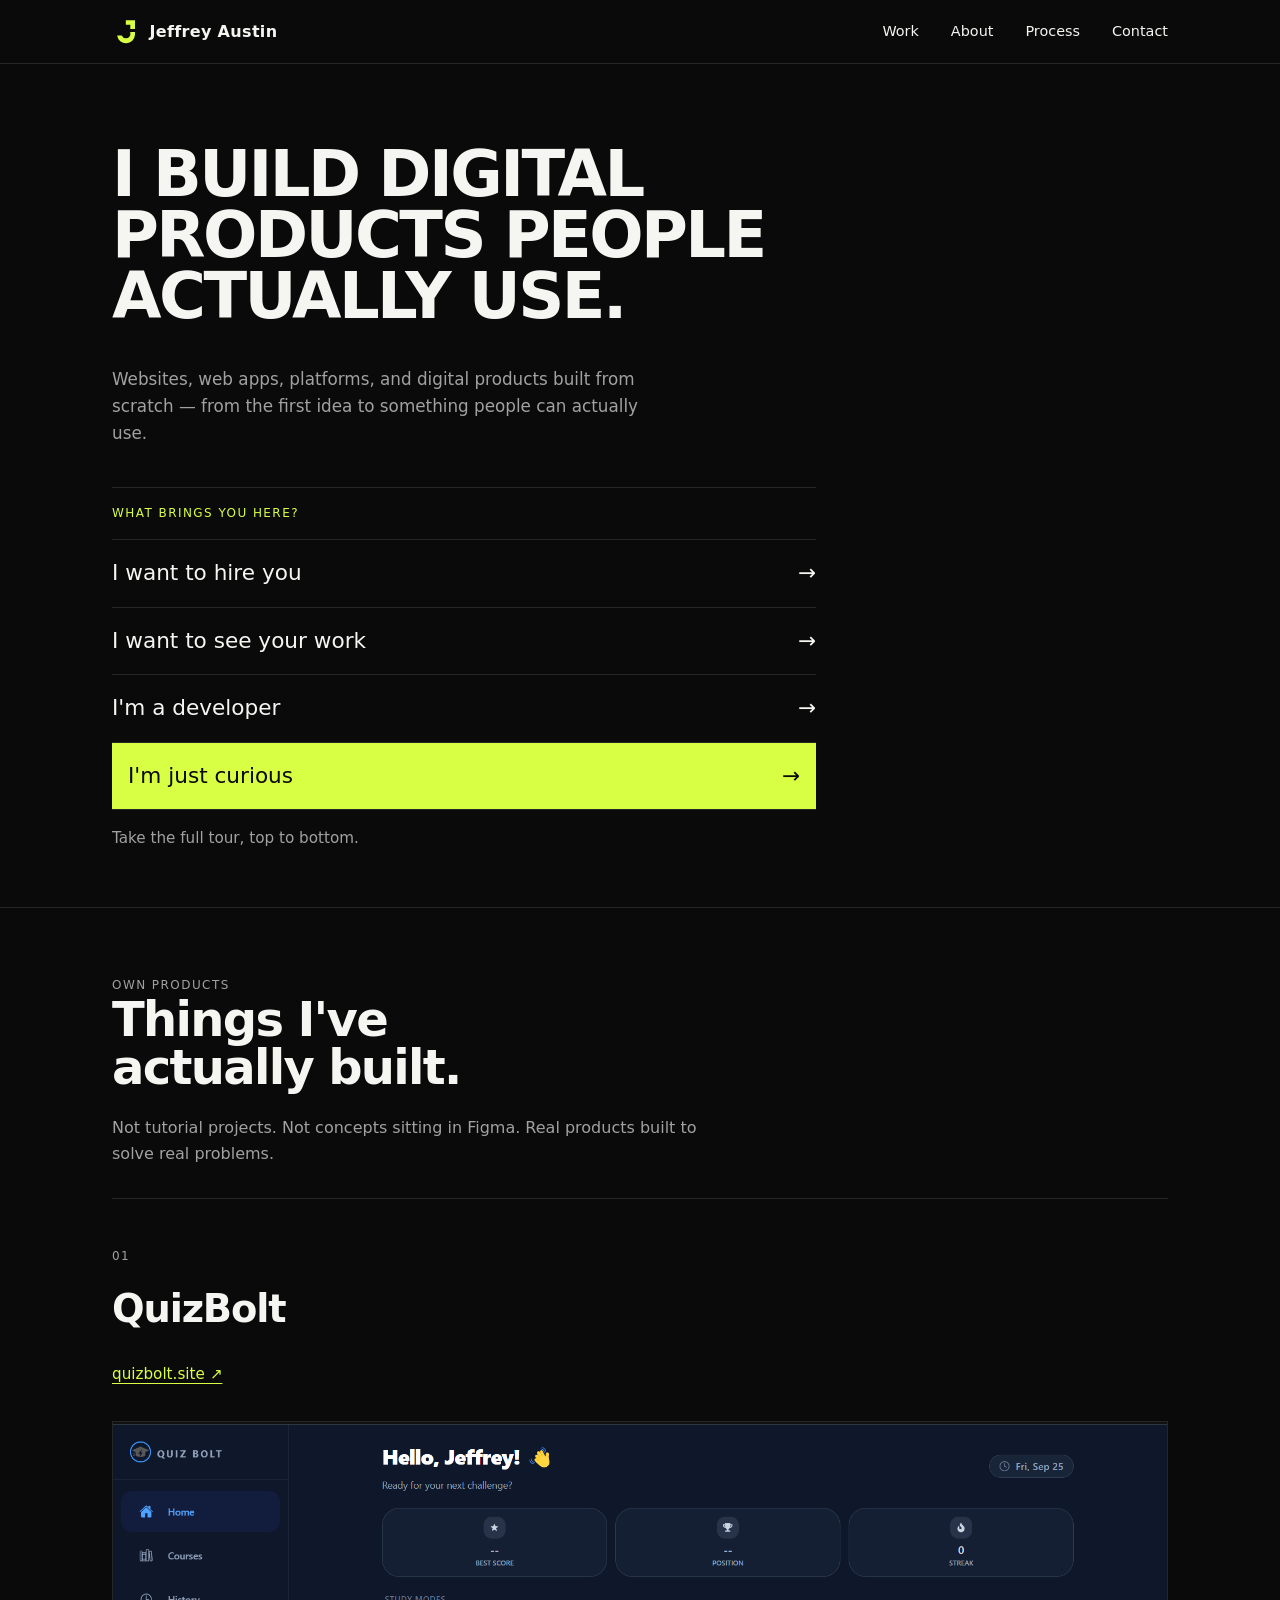
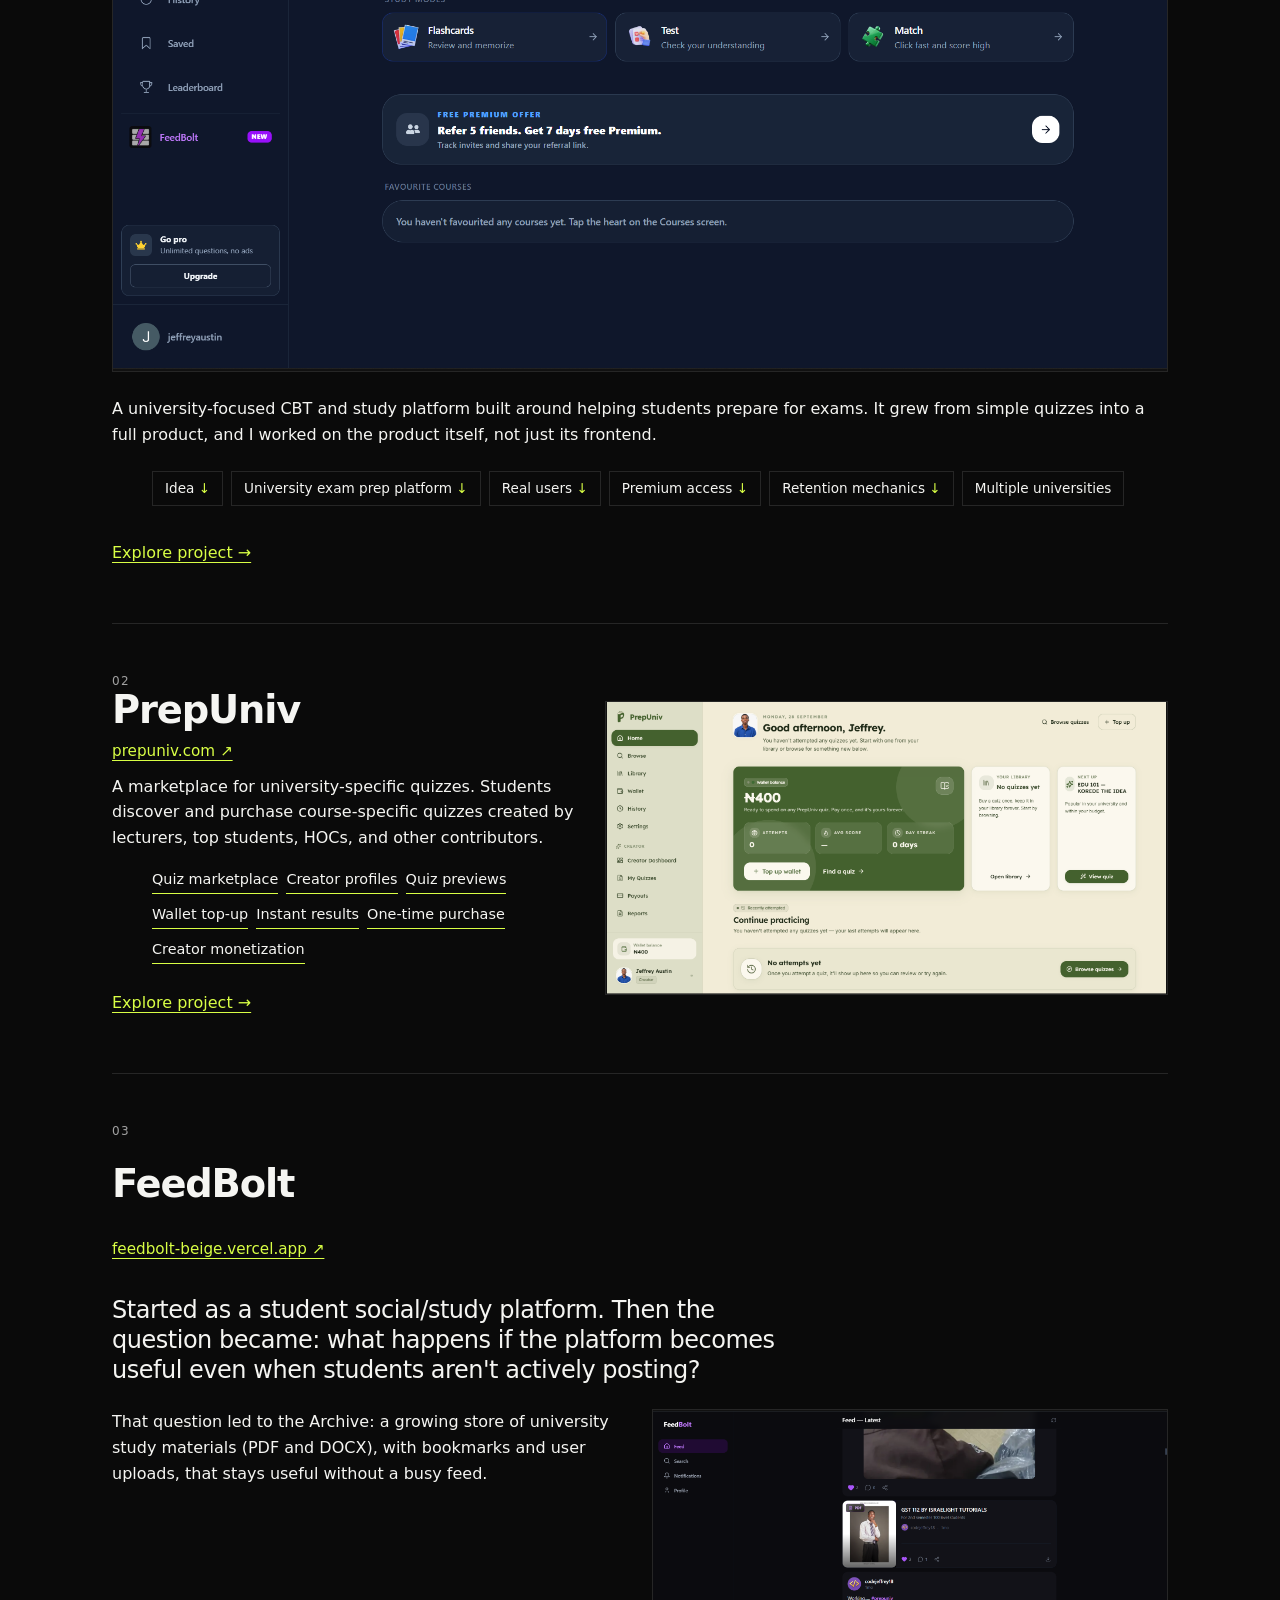
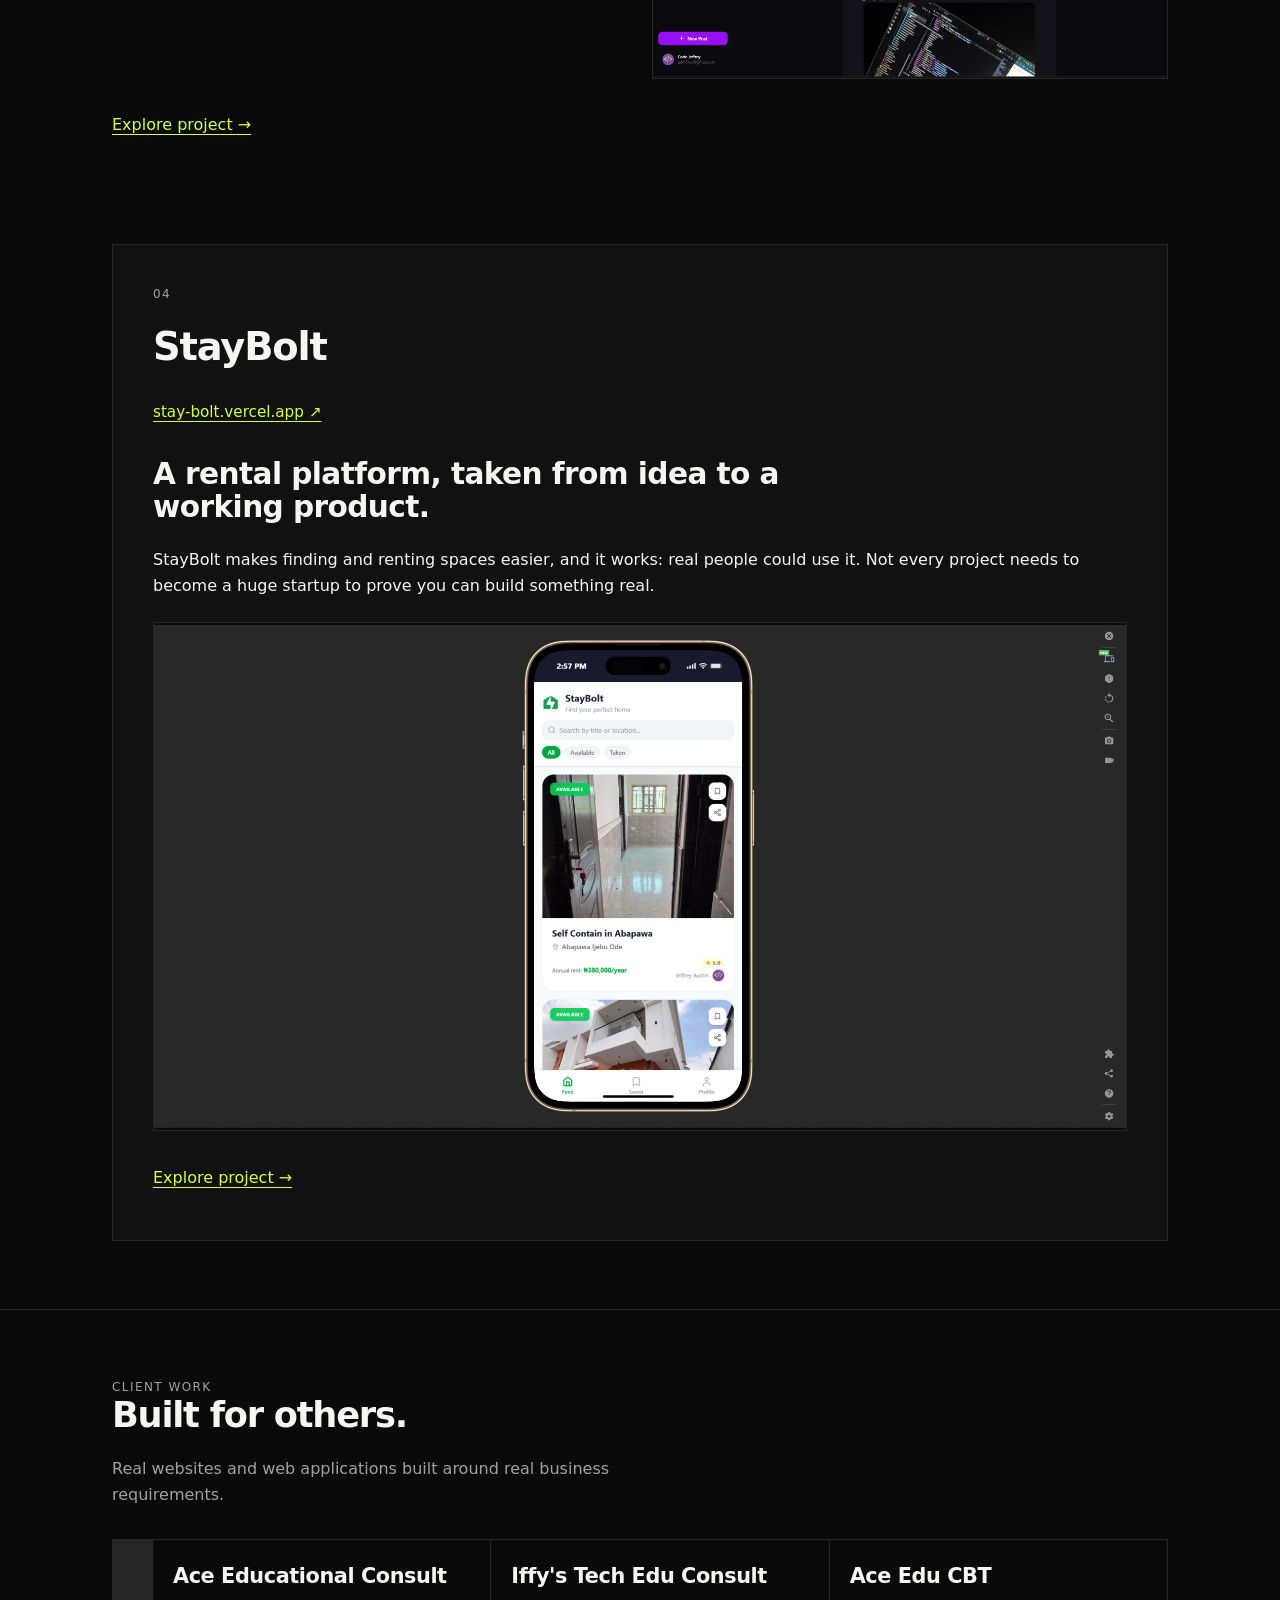
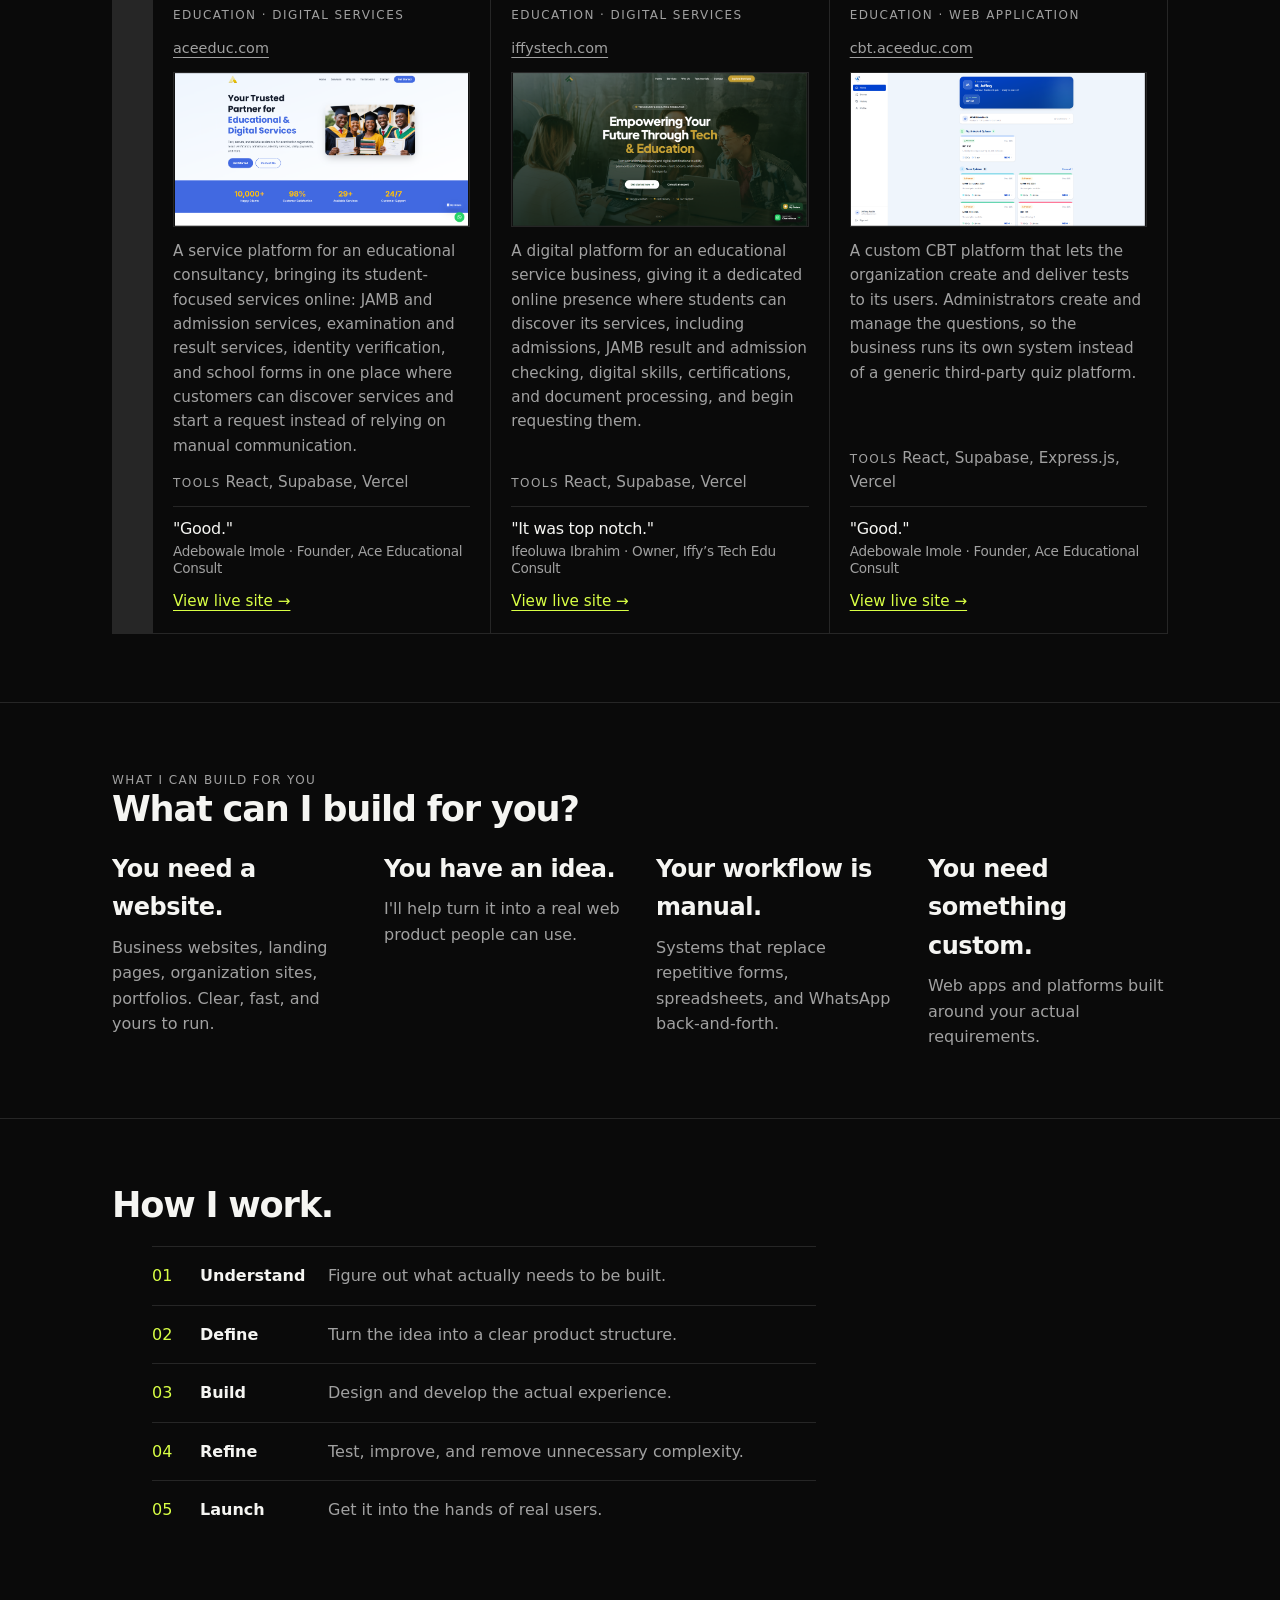
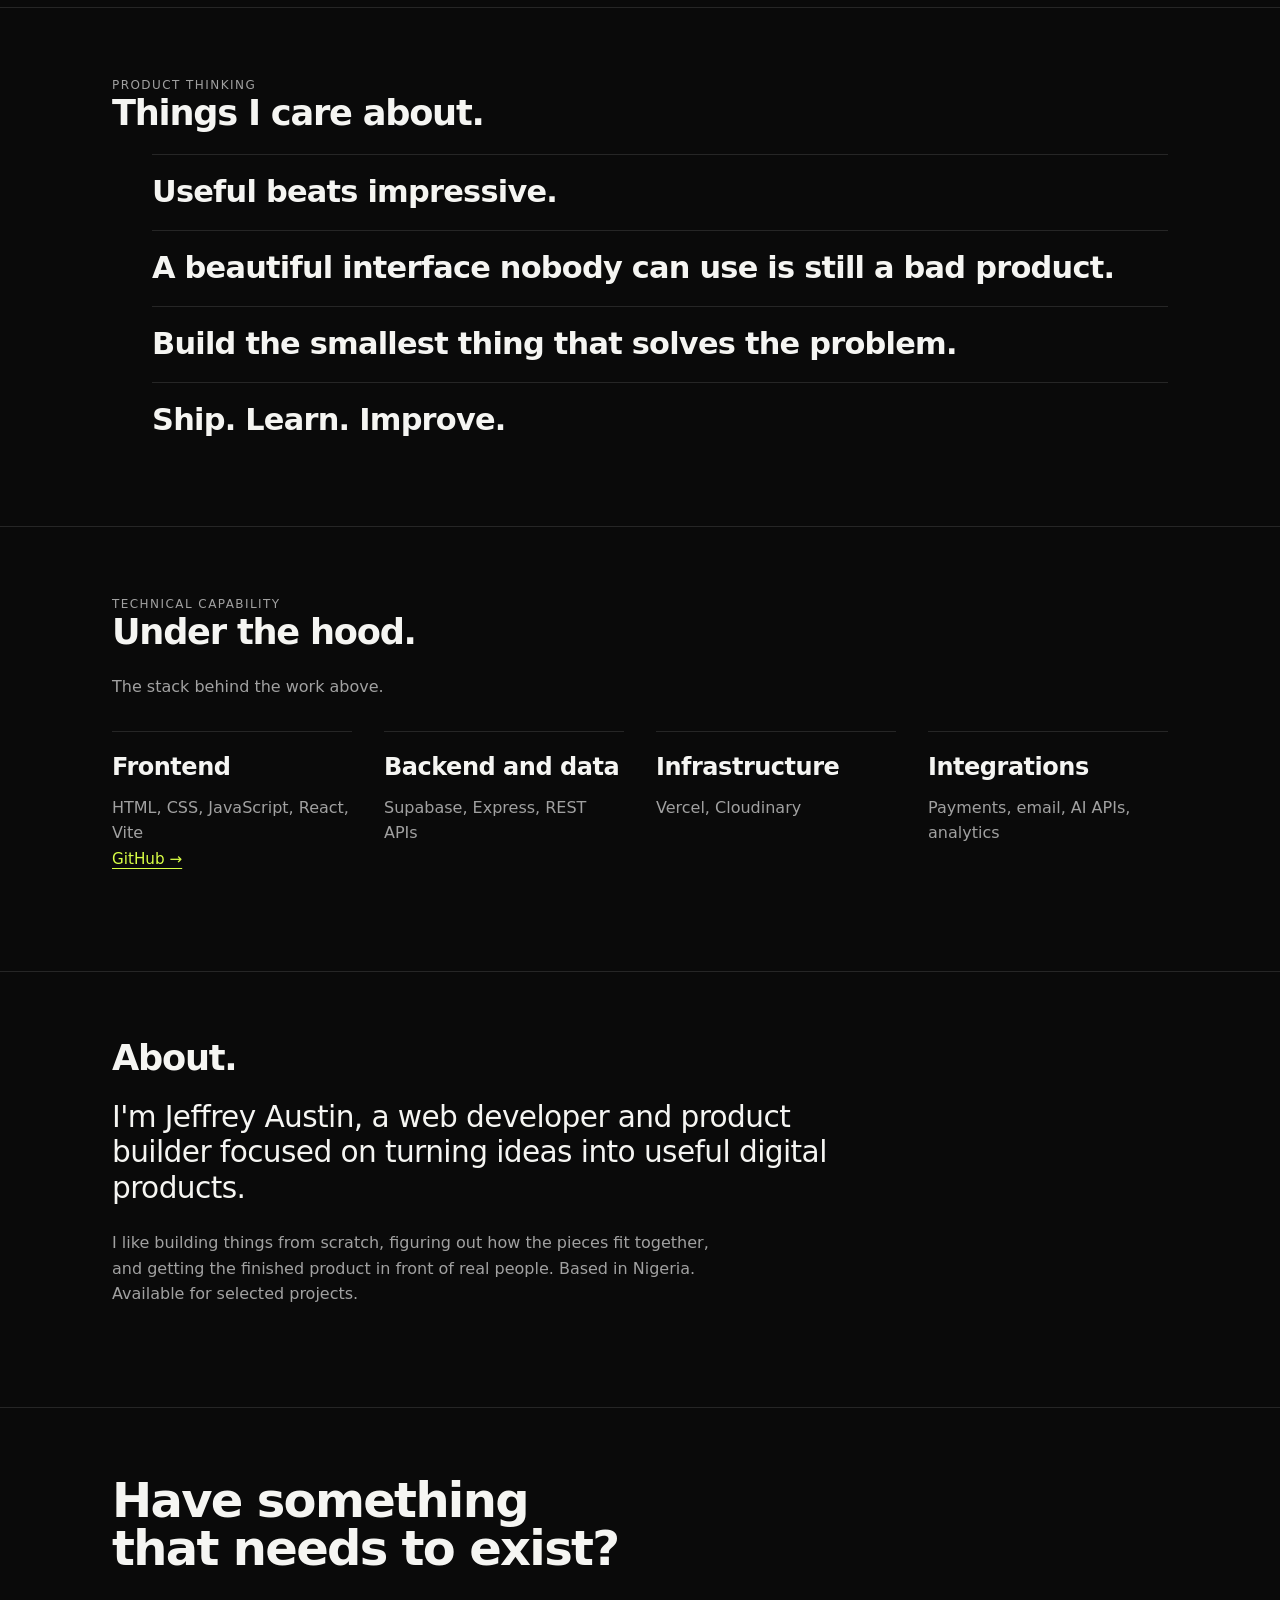
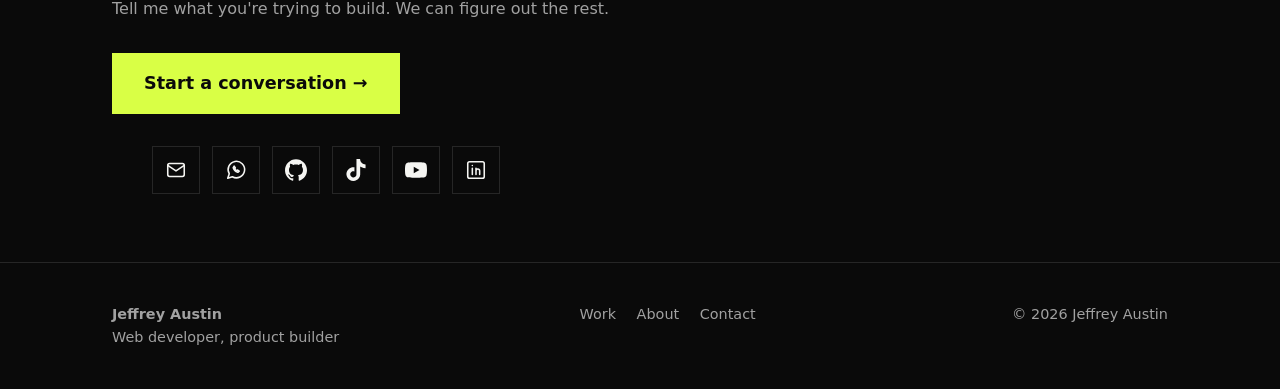
<file: index.html>
<!doctype html>
<html lang="en">
  <head>
    <meta charset="utf-8" />
    <meta name="viewport" content="width=device-width, initial-scale=1" />
    <title>Jeffrey Austin — Web Developer &amp; Product Builder</title>
    <meta
      name="description"
      content="Jeffrey Austin builds websites, web apps, and digital products from idea to launch."
    />
    <meta
      property="og:title"
      content="Jeffrey Austin — Web Developer & Product Builder"
    />
    <meta
      property="og:description"
      content="Websites, web apps, and digital products built from idea to launch."
    />
    <meta property="og:type" content="website" />
    <meta property="og:url" content="https://austinjeffrey.vercel.app/" />
    <meta
      property="og:image"
      content="https://austinjeffrey.vercel.app/assets/images/og-cover.png"
    />
    <meta property="og:image:width" content="1200" />
    <meta property="og:image:height" content="630" />
    <meta name="twitter:card" content="summary_large_image" />
    <meta
      name="twitter:image"
      content="https://austinjeffrey.vercel.app/assets/images/og-cover.png"
    />
    <link rel="canonical" href="https://austinjeffrey.vercel.app/" />
    <link rel="icon" href="favicon.ico" sizes="48x48" />
    <link rel="icon" href="assets/icons/favicon.svg" type="image/svg+xml" />
    <link
      rel="icon"
      href="assets/icons/favicon-32.png"
      type="image/png"
      sizes="32x32"
    />
    <link rel="apple-touch-icon" href="assets/icons/apple-touch-icon.png" />
    <link rel="stylesheet" href="style.css?v=3" />
    <!-- Google Analytics: replace G-Y39YP6J1M5 with your Measurement ID -->
    <script
      async
      src="https://www.googletagmanager.com/gtag/js?id=G-Y39YP6J1M5"
    ></script>
    <script>
      window.dataLayer = window.dataLayer || [];
      function gtag() {
        dataLayer.push(arguments);
      }
      gtag("js", new Date());
      gtag("config", "G-Y39YP6J1M5");
    </script>
  </head>
  <body data-intent="curious">
    <a class="skip" href="#main">Skip to content</a>
    <header class="nav" id="nav">
      <a class="brand" href="#top"
        ><img
          src="assets/icons/logo.svg"
          width="28"
          height="28"
          alt=""
          onerror="this.remove()"
        />Jeffrey Austin</a
      >
      <button class="menu-btn" aria-expanded="false" aria-controls="links">
        Menu
      </button>
      <nav id="links" class="links" aria-label="Main">
        <a href="#work">Work</a><a href="#about">About</a
        ><a href="#process">Process</a><a href="#contact">Contact</a>
      </nav>
    </header>

    <section class="hero" id="top">
      <h1>I build digital<br />products people<br />actually use.</h1>
      <p class="lede">
        Websites, web apps, platforms, and digital products built from scratch —
        from the first idea to something people can actually use.
      </p>
      <div class="ask" role="group" aria-labelledby="ask-q">
        <p id="ask-q" class="label">What brings you here?</p>
        <button data-intent="hire" aria-pressed="false">
          I want to hire you <span>→</span>
        </button>
        <button data-intent="work" aria-pressed="false">
          I want to see your work <span>→</span>
        </button>
        <button data-intent="dev" aria-pressed="false">
          I'm a developer <span>→</span>
        </button>
        <button data-intent="curious" aria-pressed="true">
          I'm just curious <span>→</span>
        </button>
        <p class="hint" id="hint" aria-live="polite">
          Take the full tour, top to bottom.
        </p>
      </div>
    </section>

    <main id="main">
      <!-- ========== OWN PRODUCTS ========== -->
      <section id="work" class="sec" data-rel="work curious">
        <p class="label">Own products</p>
        <h2 class="big">Things I've<br />actually built.</h2>
        <p class="sub">
          Not tutorial projects. Not concepts sitting in Figma. Real products
          built to solve real problems.
        </p>

        <!-- To add screenshots: drop files in assets/images/ and they replace the placeholder. -->
        <article class="proj p1">
          <p class="label">01</p>
          <h3>QuizBolt</h3>
          <a
            class="visit live"
            href="https://quizbolt.site"
            target="_blank"
            rel="noopener"
            >quizbolt.site ↗</a
          >
          <figure class="shot">
            <img
              src="assets/images/quizbolt.png"
              alt="QuizBolt CBT practice screen"
              loading="lazy"
              onerror="this.remove()"
            />
            <figcaption>Screenshot: assets/images/quizbolt.png</figcaption>
          </figure>
          <p>
            A university-focused CBT and study platform built around helping
            students prepare for exams. It grew from simple quizzes into a full
            product, and I worked on the product itself, not just its frontend.
          </p>
          <ol class="path" aria-label="Product progression">
            <li>Idea</li>
            <li>University exam prep platform</li>
            <li>Real users</li>
            <li>Premium access</li>
            <li>Retention mechanics</li>
            <li>Multiple universities</li>
          </ol>
          <a class="more" href="projects/quizbolt.html">Explore project →</a>
        </article>

        <article class="proj p2">
          <div>
            <p class="label">02</p>
            <h3>PrepUniv</h3>
            <a
              class="visit live"
              href="https://prepuniv.com"
              target="_blank"
              rel="noopener"
              >prepuniv.com ↗</a
            >
            <p>
              A marketplace for university-specific quizzes. Students discover
              and purchase course-specific quizzes created by lecturers, top
              students, HOCs, and other contributors.
            </p>
            <ul class="tags">
              <li>Quiz marketplace</li>
              <li>Creator profiles</li>
              <li>Quiz previews</li>
              <li>Wallet top-up</li>
              <li>Instant results</li>
              <li>One-time purchase</li>
              <li>Creator monetization</li>
            </ul>
            <a class="more" href="projects/prepuniv.html">Explore project →</a>
          </div>
          <figure class="shot wide">
            <img
              src="assets/images/prepuniv.png"
              alt="PrepUniv marketplace"
              loading="lazy"
              onerror="this.remove()"
            />
            <figcaption>Screenshot: assets/images/prepuniv.png</figcaption>
          </figure>
        </article>

        <article class="proj p3">
          <p class="label">03</p>
          <h3>FeedBolt</h3>
          <a
            class="visit live"
            href="https://feedbolt-beige.vercel.app"
            target="_blank"
            rel="noopener"
            >feedbolt-beige.vercel.app ↗</a
          >
          <blockquote>
            Started as a student social/study platform. Then the question
            became: what happens if the platform becomes useful even when
            students aren't actively posting?
          </blockquote>
          <p>
            That question led to the Archive: a growing store of university
            study materials (PDF and DOCX), with bookmarks and user uploads,
            that stays useful without a busy feed.
          </p>
          <figure class="shot">
            <img
              src="assets/images/feedbolt.png"
              alt="FeedBolt archive"
              loading="lazy"
              onerror="this.remove()"
            />
            <figcaption>Screenshot: assets/images/feedbolt.png</figcaption>
          </figure>
          <a class="more" href="projects/feedbolt.html">Explore project →</a>
        </article>

        <article class="proj p4">
          <p class="label">04</p>
          <h3>StayBolt</h3>
          <a
            class="visit live"
            href="https://stay-bolt.vercel.app"
            target="_blank"
            rel="noopener"
            >stay-bolt.vercel.app ↗</a
          >
          <p class="statement">
            A rental platform, taken from idea to a working product.
          </p>
          <p>
            StayBolt makes finding and renting spaces easier, and it works: real
            people could use it. Not every project needs to become a huge
            startup to prove you can build something real.
          </p>
          <figure class="shot">
            <img
              src="assets/images/staybolt.png"
              alt="StayBolt rental listings"
              loading="lazy"
              onerror="this.remove()"
            />
            <figcaption>Screenshot: assets/images/staybolt.png</figcaption>
          </figure>
          <a class="more" href="projects/staybolt.html">Explore project →</a>
        </article>
      </section>

      <!-- ========== CLIENT WORK ========== -->
      <section id="clients" class="sec" data-rel="hire">
        <p class="label">Client work</p>
        <h2 class="big sm">Built for others.</h2>
        <p class="sub">
          Real websites and web applications built around real business
          requirements.
        </p>
        <!-- ADD A CLIENT: copy one <li class="client"> block below and change name, category, url, image, description, tools.
       Optional feedback (only real, client-approved quotes), place inside the <li>:
       <blockquote class="cite">“Actual client quote.”<cite>Client name · Role</cite></blockquote> -->
        <ul class="clients">
          <li class="client">
            <h3>Ace Educational Consult</h3>
            <p class="label">Education · Digital Services</p>
            <a
              class="url"
              href="https://aceeduc.com"
              target="_blank"
              rel="noopener"
              >aceeduc.com</a
            >
            <figure class="shot">
              <img
                src="assets/projects/aceeduc.png"
                alt="Ace Educational Consult website"
                loading="lazy"
                onerror="this.remove()"
              />
              <figcaption>Screenshot: assets/projects/aceeduc.png</figcaption>
            </figure>
            <p>
              A service platform for an educational consultancy, bringing its
              student-focused services online: JAMB and admission services,
              examination and result services, identity verification, and school
              forms in one place where customers can discover services and start
              a request instead of relying on manual communication.
            </p>
            <p class="tools">
              <span class="label">Tools</span> React, Supabase, Vercel
            </p>
            <blockquote class="cite">
              "Good."<cite
                >Adebowale Imole &middot; Founder, Ace Educational Consult</cite
              >
            </blockquote>
            <a
              class="visit"
              href="https://aceeduc.com"
              target="_blank"
              rel="noopener"
              >View live site →</a
            >
          </li>
          <li class="client">
            <h3>Iffy's Tech Edu Consult</h3>
            <p class="label">Education · Digital Services</p>
            <a
              class="url"
              href="https://iffystech.com"
              target="_blank"
              rel="noopener"
              >iffystech.com</a
            >
            <figure class="shot">
              <img
                src="assets/projects/iffystech.png"
                alt="Iffy's Tech Edu Consult website"
                loading="lazy"
                onerror="this.remove()"
              />
              <figcaption>Screenshot: assets/projects/iffystech.png</figcaption>
            </figure>
            <p>
              A digital platform for an educational service business, giving it
              a dedicated online presence where students can discover its
              services, including admissions, JAMB result and admission
              checking, digital skills, certifications, and document processing,
              and begin requesting them.
            </p>
            <p class="tools">
              <span class="label">Tools</span> React, Supabase, Vercel
            </p>
            <blockquote class="cite">
              "It was top notch."<cite
                >Ifeoluwa Ibrahim &middot; Owner, Iffy’s Tech Edu Consult</cite
              >
            </blockquote>
            <a
              class="visit"
              href="https://iffystech.com"
              target="_blank"
              rel="noopener"
              >View live site →</a
            >
          </li>
          <li class="client">
            <h3>Ace Edu CBT</h3>
            <p class="label">Education · Web Application</p>
            <a
              class="url"
              href="https://cbt.aceeduc.com"
              target="_blank"
              rel="noopener"
              >cbt.aceeduc.com</a
            >
            <figure class="shot">
              <img
                src="assets/projects/aceedu-cbt.png"
                alt="Ace Edu CBT website"
                loading="lazy"
                onerror="this.remove()"
              />
              <figcaption>
                Screenshot: assets/projects/aceedu-cbt.png
              </figcaption>
            </figure>
            <p>
              A custom CBT platform that lets the organization create and
              deliver tests to its users. Administrators create and manage the
              questions, so the business runs its own system instead of a
              generic third-party quiz platform.
            </p>
            <p class="tools">
              <span class="label">Tools</span> React, Supabase, Express.js,
              Vercel
            </p>
            <blockquote class="cite">
              "Good."<cite
                >Adebowale Imole &middot; Founder, Ace Educational Consult</cite
              >
            </blockquote>
            <a
              class="visit"
              href="https://cbt.aceeduc.com"
              target="_blank"
              rel="noopener"
              >View live site →</a
            >
          </li>
        </ul>
      </section>

      <!-- ========== WHAT I CAN BUILD ========== -->
      <section id="build" class="sec" data-rel="hire">
        <p class="label">What I can build for you</p>
        <h2 class="big sm">What can I build for you?</h2>
        <div class="cols">
          <div>
            <h3>You need a website.</h3>
            <p>
              Business websites, landing pages, organization sites, portfolios.
              Clear, fast, and yours to run.
            </p>
          </div>
          <div>
            <h3>You have an idea.</h3>
            <p>I'll help turn it into a real web product people can use.</p>
          </div>
          <div>
            <h3>Your workflow is manual.</h3>
            <p>
              Systems that replace repetitive forms, spreadsheets, and WhatsApp
              back-and-forth.
            </p>
          </div>
          <div>
            <h3>You need something custom.</h3>
            <p>Web apps and platforms built around your actual requirements.</p>
          </div>
        </div>
      </section>

      <!-- ========== PROCESS ========== -->
      <section id="process" class="sec" data-rel="hire">
        <h2 class="big sm">How I work.</h2>
        <ol class="steps">
          <li><b>Understand</b> Figure out what actually needs to be built.</li>
          <li><b>Define</b> Turn the idea into a clear product structure.</li>
          <li><b>Build</b> Design and develop the actual experience.</li>
          <li>
            <b>Refine</b> Test, improve, and remove unnecessary complexity.
          </li>
          <li><b>Launch</b> Get it into the hands of real users.</li>
        </ol>
      </section>

      <!-- ========== TECH ========== -->
      <section id="tech" class="sec" data-rel="dev">
        <p class="label">Technical capability</p>
        <h2 class="big sm">Under the hood.</h2>
        <p class="sub">The stack behind the work above.</p>
        <div class="cols stack">
          <div>
            <h3>Frontend</h3>
            <p>HTML, CSS, JavaScript, React, Vite</p>
          </div>
          <div>
            <h3>Backend and data</h3>
            <p>Supabase, Express, REST APIs</p>
          </div>
          <div>
            <h3>Infrastructure</h3>
            <p>Vercel, Cloudinary</p>
          </div>
          <div>
            <h3>Integrations</h3>
            <p>Payments, email, AI APIs, analytics</p>
          </div>
        </div>
        <p class="sub">
          <a class="visit" href="https://github.com/jeff4azi" rel="noopener"
            >GitHub →</a
          >
        </p>
      </section>

      <!-- ========== ABOUT ========== -->
      <section id="about" class="sec" data-rel="curious">
        <h2 class="big sm">About.</h2>
        <p class="about">
          I'm Jeffrey Austin, a web developer and product builder focused on
          turning ideas into useful digital products.
        </p>
        <p class="sub">
          I like building things from scratch, figuring out how the pieces fit
          together, and getting the finished product in front of real people.
          Based in Nigeria. Available for selected projects.
        </p>
      </section>

      <section id="care" class="sec" data-rel="curious">
        <p class="label">Product thinking</p>
        <h2 class="big sm">Things I care about.</h2>
        <ul class="care">
          <li>Useful beats impressive.</li>
          <li>A beautiful interface nobody can use is still a bad product.</li>
          <li>Build the smallest thing that solves the problem.</li>
          <li>Ship. Learn. Improve.</li>
        </ul>
      </section>

      <section id="contact" class="sec cta" data-rel="hire">
        <h2 class="big">Have something<br />that needs to exist?</h2>
        <p class="sub">
          Tell me what you're trying to build. We can figure out the rest.
        </p>
        <a class="btn" href="https://wa.me/2347015585397"
          >Start a conversation →</a
        >
        <ul class="contact">
          <!-- LinkedIn link is a placeholder: replace YOUR-LINKEDIN -->
          <li>
            <a href="mailto:jeff4azi@gmail.com" aria-label="Email" title="Email"
              ><svg viewBox="0 0 24 24" class="ico" aria-hidden="true">
                <rect x="3" y="5" width="18" height="14" rx="2" />
                <path d="M3 7l9 6 9-6" /></svg
            ></a>
          </li>
          <li>
            <a
              href="https://wa.me/2347015585397"
              aria-label="WhatsApp"
              title="WhatsApp"
              rel="noopener"
              ><svg viewBox="0 0 24 24" class="ico" aria-hidden="true">
                <path d="M3 21l1.65-4.9A9 9 0 1 1 8 19.4L3 21z" />
                <path
                  d="M9 9.5c.5 2 2.5 4 5 5l1.5-1.2-2-1.3-.9.7c-.8-.4-1.6-1.2-2-2l.7-.9-1.3-2z"
                /></svg
            ></a>
          </li>
          <li>
            <a
              href="https://github.com/jeff4azi"
              aria-label="GitHub"
              title="GitHub"
              rel="noopener"
              ><svg viewBox="0 0 24 24" class="ico fill" aria-hidden="true">
                <path
                  d="M12 .297c-6.63 0-12 5.373-12 12 0 5.303 3.438 9.8 8.205 11.385.6.113.82-.258.82-.577 0-.285-.01-1.04-.015-2.04-3.338.724-4.042-1.61-4.042-1.61C4.422 18.07 3.633 17.7 3.633 17.7c-1.087-.744.084-.729.084-.729 1.205.084 1.838 1.236 1.838 1.236 1.07 1.835 2.809 1.305 3.495.998.108-.776.417-1.305.76-1.605-2.665-.3-5.466-1.332-5.466-5.93 0-1.31.465-2.38 1.235-3.22-.135-.303-.54-1.523.105-3.176 0 0 1.005-.322 3.3 1.23.96-.267 1.98-.399 3-.405 1.02.006 2.04.138 3 .405 2.28-1.552 3.285-1.23 3.285-1.23.645 1.653.24 2.873.12 3.176.765.84 1.23 1.91 1.23 3.22 0 4.61-2.805 5.625-5.475 5.92.42.36.81 1.096.81 2.22 0 1.606-.015 2.896-.015 3.286 0 .315.21.69.825.57C20.565 22.092 24 17.592 24 12.297c0-6.627-5.373-12-12-12"
                /></svg
            ></a>
          </li>
          <li>
            <a
              href="https://www.tiktok.com/@codejeffrey18"
              aria-label="TikTok"
              title="TikTok"
              rel="noopener"
              ><svg viewBox="0 0 24 24" class="ico fill" aria-hidden="true">
                <path
                  d="M12.525.02c1.31-.02 2.61-.01 3.91-.02.08 1.53.63 3.09 1.75 4.17 1.12 1.11 2.7 1.62 4.24 1.79v4.03c-1.44-.05-2.89-.35-4.2-.97-.57-.26-1.1-.59-1.62-.93-.01 2.92.01 5.84-.02 8.75-.08 1.4-.54 2.79-1.35 3.94-1.31 1.92-3.58 3.17-5.91 3.21-1.43.08-2.86-.31-4.08-1.03-2.02-1.19-3.44-3.37-3.65-5.71-.02-.5-.03-1-.01-1.49.18-1.9 1.12-3.72 2.58-4.96 1.66-1.44 3.98-2.13 6.15-1.72.02 1.48-.04 2.96-.04 4.44-.99-.32-2.15-.23-3.02.37-.63.41-1.11 1.04-1.36 1.75-.21.51-.15 1.07-.14 1.61.24 1.64 1.82 3.02 3.5 2.87 1.12-.01 2.19-.66 2.77-1.61.19-.33.4-.67.41-1.06.1-1.79.06-3.57.07-5.36.01-4.03-.01-8.05.02-12.07z"
                /></svg
            ></a>
          </li>
          <li>
            <a
              href="https://www.youtube.com/@codejeffrey18"
              aria-label="YouTube"
              title="YouTube"
              rel="noopener"
              ><svg viewBox="0 0 24 24" class="ico fill" aria-hidden="true">
                <path
                  d="M23.498 6.186a3.016 3.016 0 0 0-2.122-2.136C19.505 3.545 12 3.545 12 3.545s-7.505 0-9.377.505A3.017 3.017 0 0 0 .502 6.186C0 8.07 0 12 0 12s0 3.93.502 5.814a3.016 3.016 0 0 0 2.122 2.136c1.871.505 9.376.505 9.376.505s7.505 0 9.377-.505a3.015 3.015 0 0 0 2.122-2.136C24 15.93 24 12 24 12s0-3.93-.502-5.814zM9.545 15.568V8.432L15.818 12l-6.273 3.568z"
                /></svg
            ></a>
          </li>
          <li>
            <a
              href="https://www.linkedin.com/in/YOUR-LINKEDIN"
              aria-label="LinkedIn"
              title="LinkedIn"
              rel="noopener"
              ><svg viewBox="0 0 24 24" class="ico" aria-hidden="true">
                <rect x="3" y="3" width="18" height="18" rx="2" />
                <path
                  d="M8 10v7M8 7v.01M12 17v-4a2 2 0 0 1 4 0v4M12 10v7"
                /></svg
            ></a>
          </li>
        </ul>
      </section>
    </main>

    <footer>
      <div>
        <strong>Jeffrey Austin</strong><br />Web developer, product builder
      </div>
      <nav aria-label="Footer">
        <a href="#work">Work</a> <a href="#about">About</a>
        <a href="#contact">Contact</a>
      </nav>
      <p>© 2026 Jeffrey Austin</p>
    </footer>
    <script src="script.js?v=3"></script>
    <script src="lightbox.js?v=3"></script>
  </body>
</html>
</file>
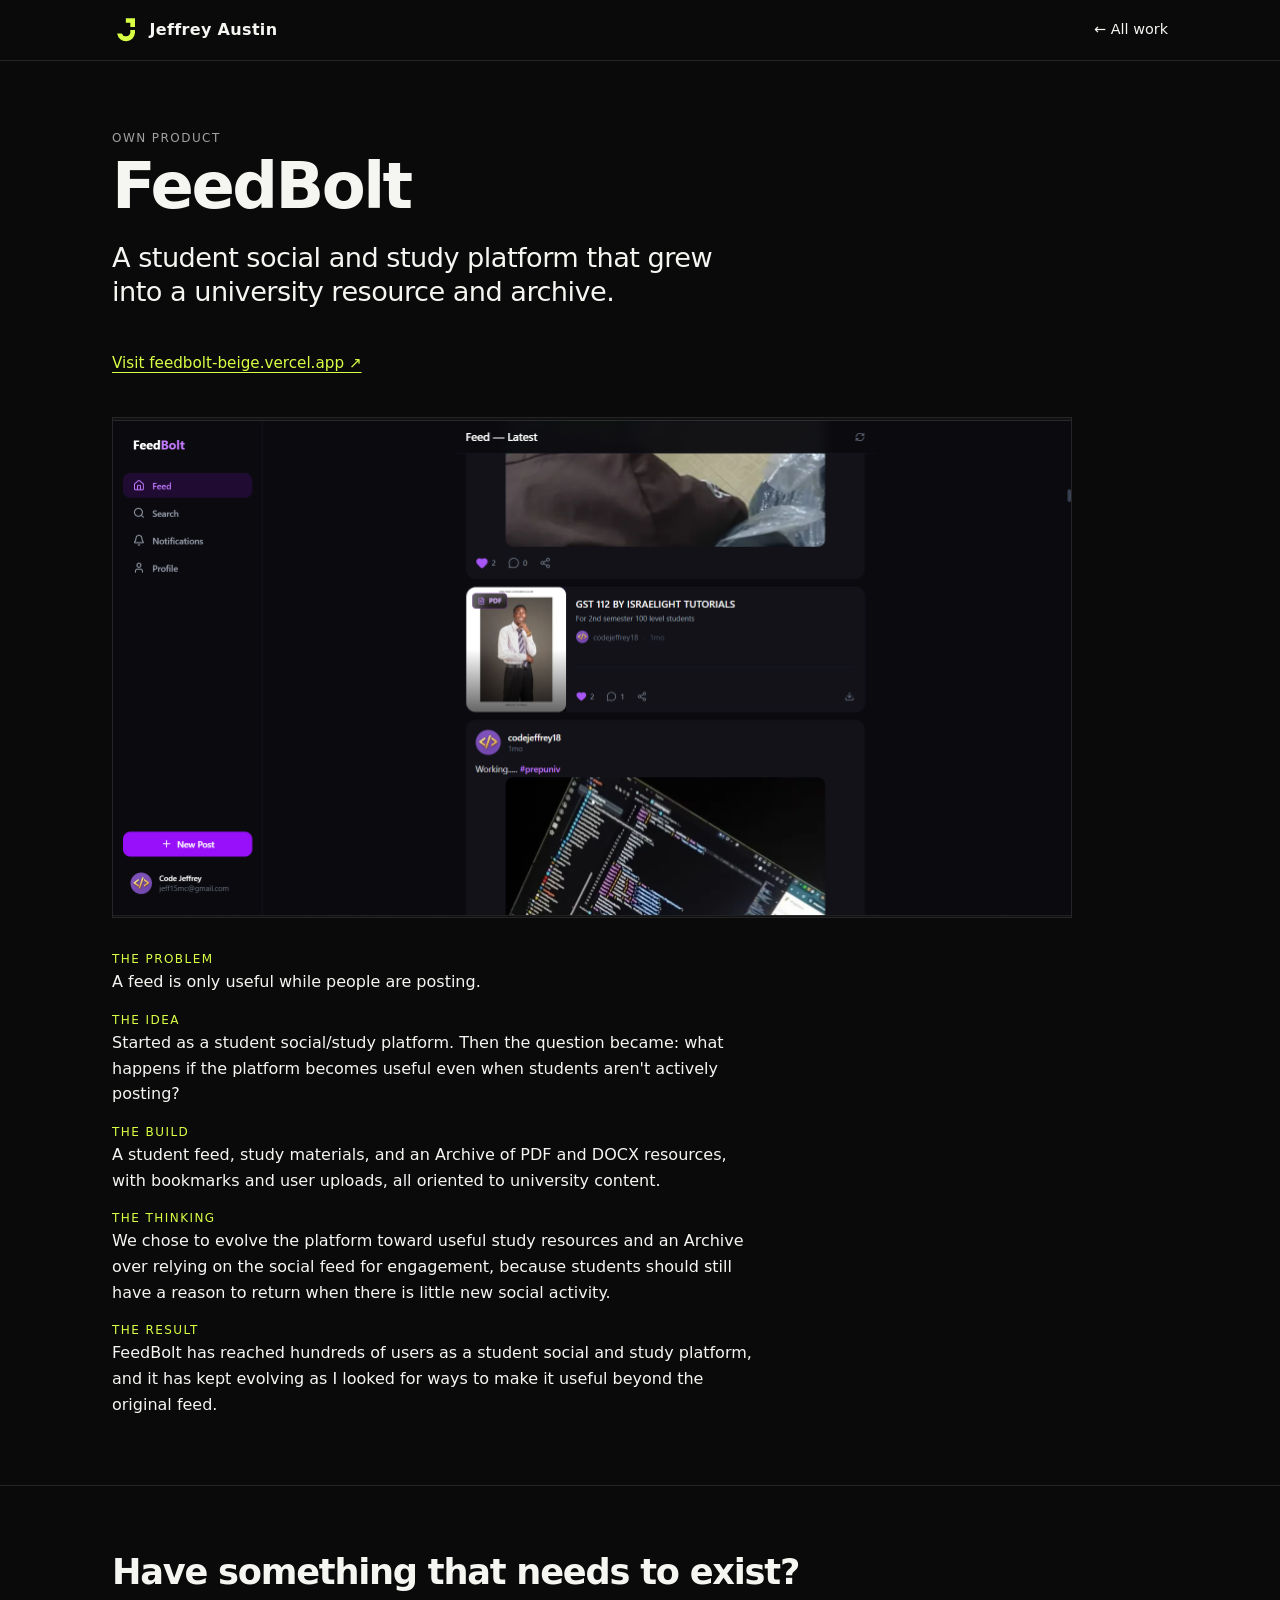
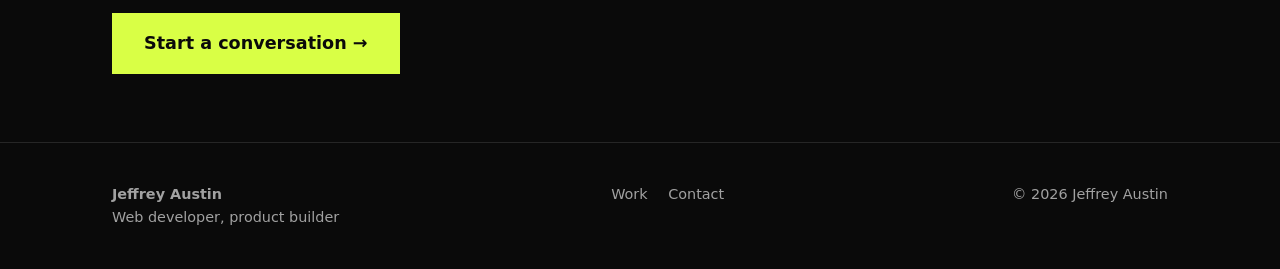
<file: projects/feedbolt.html>
<!doctype html>
<html lang="en">
  <head>
    <meta charset="utf-8" />
    <meta name="viewport" content="width=device-width, initial-scale=1" />
    <title>FeedBolt — Jeffrey Austin</title>
    <meta
      name="description"
      content="A student social and study platform that grew into a university resource and archive."
    />
    <meta
      property="og:image"
      content="https://austinjeffrey.vercel.app/assets/images/og-cover.png"
    />
    <meta property="og:image:width" content="1200" />
    <meta property="og:image:height" content="630" />
    <meta name="twitter:card" content="summary_large_image" />
    <meta
      name="twitter:image"
      content="https://austinjeffrey.vercel.app/assets/images/og-cover.png"
    />
    <link
      rel="canonical"
      href="https://austinjeffrey.vercel.app/projects/feedbolt.html"
    />
    <link rel="icon" href="../favicon.ico" sizes="48x48" />
    <link rel="icon" href="../assets/icons/favicon.svg" type="image/svg+xml" />
    <link
      rel="icon"
      href="../assets/icons/favicon-32.png"
      type="image/png"
      sizes="32x32"
    />
    <link rel="apple-touch-icon" href="../assets/icons/apple-touch-icon.png" />
    <link rel="stylesheet" href="../style.css?v=3" />
    <!-- Google Analytics: replace G-Y39YP6J1M5 with your Measurement ID -->
    <script
      async
      src="https://www.googletagmanager.com/gtag/js?id=G-Y39YP6J1M5"
    ></script>
    <script>
      window.dataLayer = window.dataLayer || [];
      function gtag() {
        dataLayer.push(arguments);
      }
      gtag("js", new Date());
      gtag("config", "G-Y39YP6J1M5");
      gtag("event", "view_project", { project: "feedbolt" });
    </script>
  </head>
  <body class="page">
    <header class="nav">
      <a class="brand" href="../index.html"
        ><img
          src="../assets/icons/logo.svg"
          width="28"
          height="28"
          alt=""
          onerror="this.remove()"
        />Jeffrey Austin</a
      ><a class="back" href="../index.html#work">← All work</a>
    </header>
    <main>
      <section class="sec">
        <p class="label">Own product</p>
        <h1 style="text-transform: none; margin: 0.5rem 0 1.5rem">FeedBolt</h1>
        <p class="pg-lede">
          A student social and study platform that grew into a university
          resource and archive.
        </p>
        <p>
          <a
            class="visit live"
            href="https://feedbolt-beige.vercel.app"
            target="_blank"
            rel="noopener"
            >Visit feedbolt-beige.vercel.app ↗</a
          >
        </p>
        <figure class="shot">
          <img
            src="../assets/images/feedbolt.png"
            alt="FeedBolt screenshot"
            loading="lazy"
            onerror="this.remove()"
          />
          <figcaption>Screenshot: assets/images/feedbolt.png</figcaption>
        </figure>
        <dl>
          <dt>The problem</dt>
          <dd>A feed is only useful while people are posting.</dd>
          <dt>The idea</dt>
          <dd>
            Started as a student social/study platform. Then the question
            became: what happens if the platform becomes useful even when
            students aren't actively posting?
          </dd>
          <dt>The build</dt>
          <dd>
            A student feed, study materials, and an Archive of PDF and DOCX
            resources, with bookmarks and user uploads, all oriented to
            university content.
          </dd>
          <dt>The thinking</dt>
          <dd>
            We chose to evolve the platform toward useful study resources and an
            Archive over relying on the social feed for engagement, because
            students should still have a reason to return when there is little
            new social activity.
          </dd>
          <dt>The result</dt>
          <dd>
            FeedBolt has reached hundreds of users as a student social and study
            platform, and it has kept evolving as I looked for ways to make it
            useful beyond the original feed.
          </dd>
        </dl>
      </section>
      <section class="sec cta">
        <h2 class="big sm">Have something that needs to exist?</h2>
        <a class="btn" href="https://wa.me/2347015585397"
          >Start a conversation →</a
        >
      </section>
    </main>
    <footer>
      <div>
        <strong>Jeffrey Austin</strong><br />Web developer, product builder
      </div>
      <nav aria-label="Footer">
        <a href="../index.html#work">Work</a>
        <a href="../index.html#contact">Contact</a>
      </nav>
      <p>© 2026 Jeffrey Austin</p>
    </footer>
    <script src="../lightbox.js?v=3"></script>
  </body>
</html>
</file>
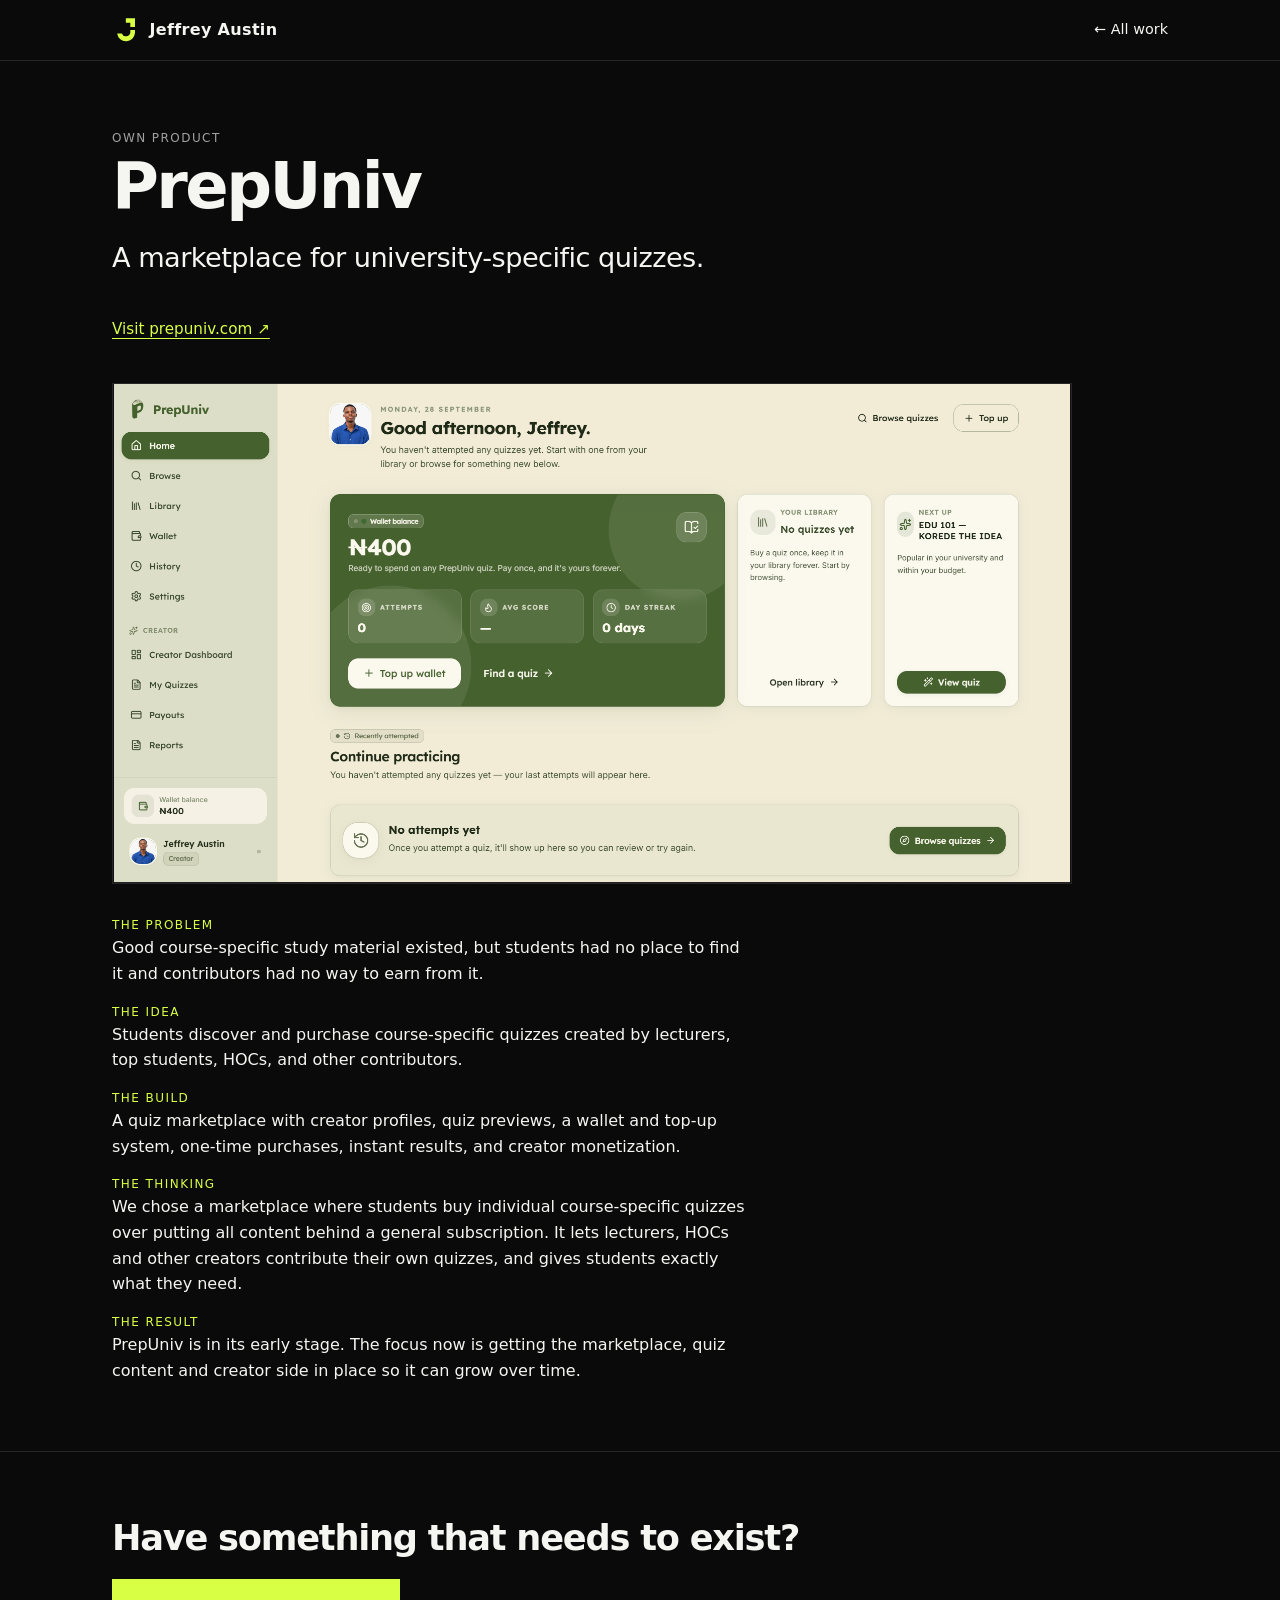
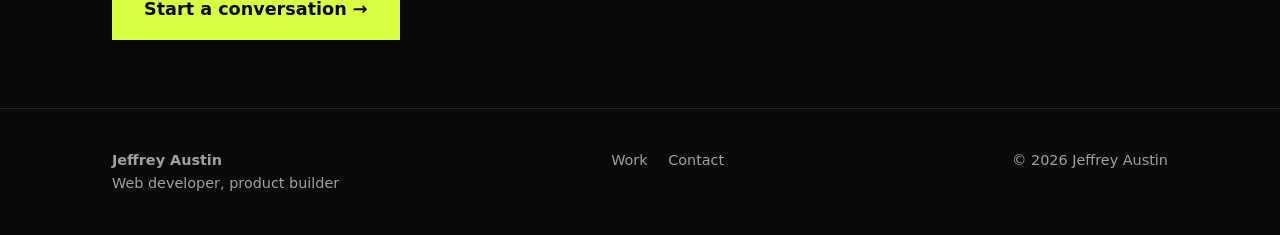
<file: projects/prepuniv.html>
<!doctype html>
<html lang="en">
  <head>
    <meta charset="utf-8" />
    <meta name="viewport" content="width=device-width, initial-scale=1" />
    <title>PrepUniv — Jeffrey Austin</title>
    <meta
      name="description"
      content="A marketplace for university-specific quizzes."
    />
    <meta
      property="og:image"
      content="https://austinjeffrey.vercel.app/assets/images/og-cover.png"
    />
    <meta property="og:image:width" content="1200" />
    <meta property="og:image:height" content="630" />
    <meta name="twitter:card" content="summary_large_image" />
    <meta
      name="twitter:image"
      content="https://austinjeffrey.vercel.app/assets/images/og-cover.png"
    />
    <link
      rel="canonical"
      href="https://austinjeffrey.vercel.app/projects/prepuniv.html"
    />
    <link rel="icon" href="../favicon.ico" sizes="48x48" />
    <link rel="icon" href="../assets/icons/favicon.svg" type="image/svg+xml" />
    <link
      rel="icon"
      href="../assets/icons/favicon-32.png"
      type="image/png"
      sizes="32x32"
    />
    <link rel="apple-touch-icon" href="../assets/icons/apple-touch-icon.png" />
    <link rel="stylesheet" href="../style.css?v=3" />
    <!-- Google Analytics: replace G-Y39YP6J1M5 with your Measurement ID -->
    <script
      async
      src="https://www.googletagmanager.com/gtag/js?id=G-Y39YP6J1M5"
    ></script>
    <script>
      window.dataLayer = window.dataLayer || [];
      function gtag() {
        dataLayer.push(arguments);
      }
      gtag("js", new Date());
      gtag("config", "G-Y39YP6J1M5");
      gtag("event", "view_project", { project: "prepuniv" });
    </script>
  </head>
  <body class="page">
    <header class="nav">
      <a class="brand" href="../index.html"
        ><img
          src="../assets/icons/logo.svg"
          width="28"
          height="28"
          alt=""
          onerror="this.remove()"
        />Jeffrey Austin</a
      ><a class="back" href="../index.html#work">← All work</a>
    </header>
    <main>
      <section class="sec">
        <p class="label">Own product</p>
        <h1 style="text-transform: none; margin: 0.5rem 0 1.5rem">PrepUniv</h1>
        <p class="pg-lede">A marketplace for university-specific quizzes.</p>
        <p>
          <a
            class="visit live"
            href="https://prepuniv.com"
            target="_blank"
            rel="noopener"
            >Visit prepuniv.com ↗</a
          >
        </p>
        <figure class="shot">
          <img
            src="../assets/images/prepuniv.png"
            alt="PrepUniv screenshot"
            loading="lazy"
            onerror="this.remove()"
          />
          <figcaption>Screenshot: assets/images/prepuniv.png</figcaption>
        </figure>
        <dl>
          <dt>The problem</dt>
          <dd>
            Good course-specific study material existed, but students had no
            place to find it and contributors had no way to earn from it.
          </dd>
          <dt>The idea</dt>
          <dd>
            Students discover and purchase course-specific quizzes created by
            lecturers, top students, HOCs, and other contributors.
          </dd>
          <dt>The build</dt>
          <dd>
            A quiz marketplace with creator profiles, quiz previews, a wallet
            and top-up system, one-time purchases, instant results, and creator
            monetization.
          </dd>
          <dt>The thinking</dt>
          <dd>
            We chose a marketplace where students buy individual course-specific
            quizzes over putting all content behind a general subscription. It
            lets lecturers, HOCs and other creators contribute their own
            quizzes, and gives students exactly what they need.
          </dd>
          <dt>The result</dt>
          <dd>
            PrepUniv is in its early stage. The focus now is getting the
            marketplace, quiz content and creator side in place so it can grow
            over time.
          </dd>
        </dl>
      </section>
      <section class="sec cta">
        <h2 class="big sm">Have something that needs to exist?</h2>
        <a class="btn" href="https://wa.me/2347015585397"
          >Start a conversation →</a
        >
      </section>
    </main>
    <footer>
      <div>
        <strong>Jeffrey Austin</strong><br />Web developer, product builder
      </div>
      <nav aria-label="Footer">
        <a href="../index.html#work">Work</a>
        <a href="../index.html#contact">Contact</a>
      </nav>
      <p>© 2026 Jeffrey Austin</p>
    </footer>
    <script src="../lightbox.js?v=3"></script>
  </body>
</html>
</file>
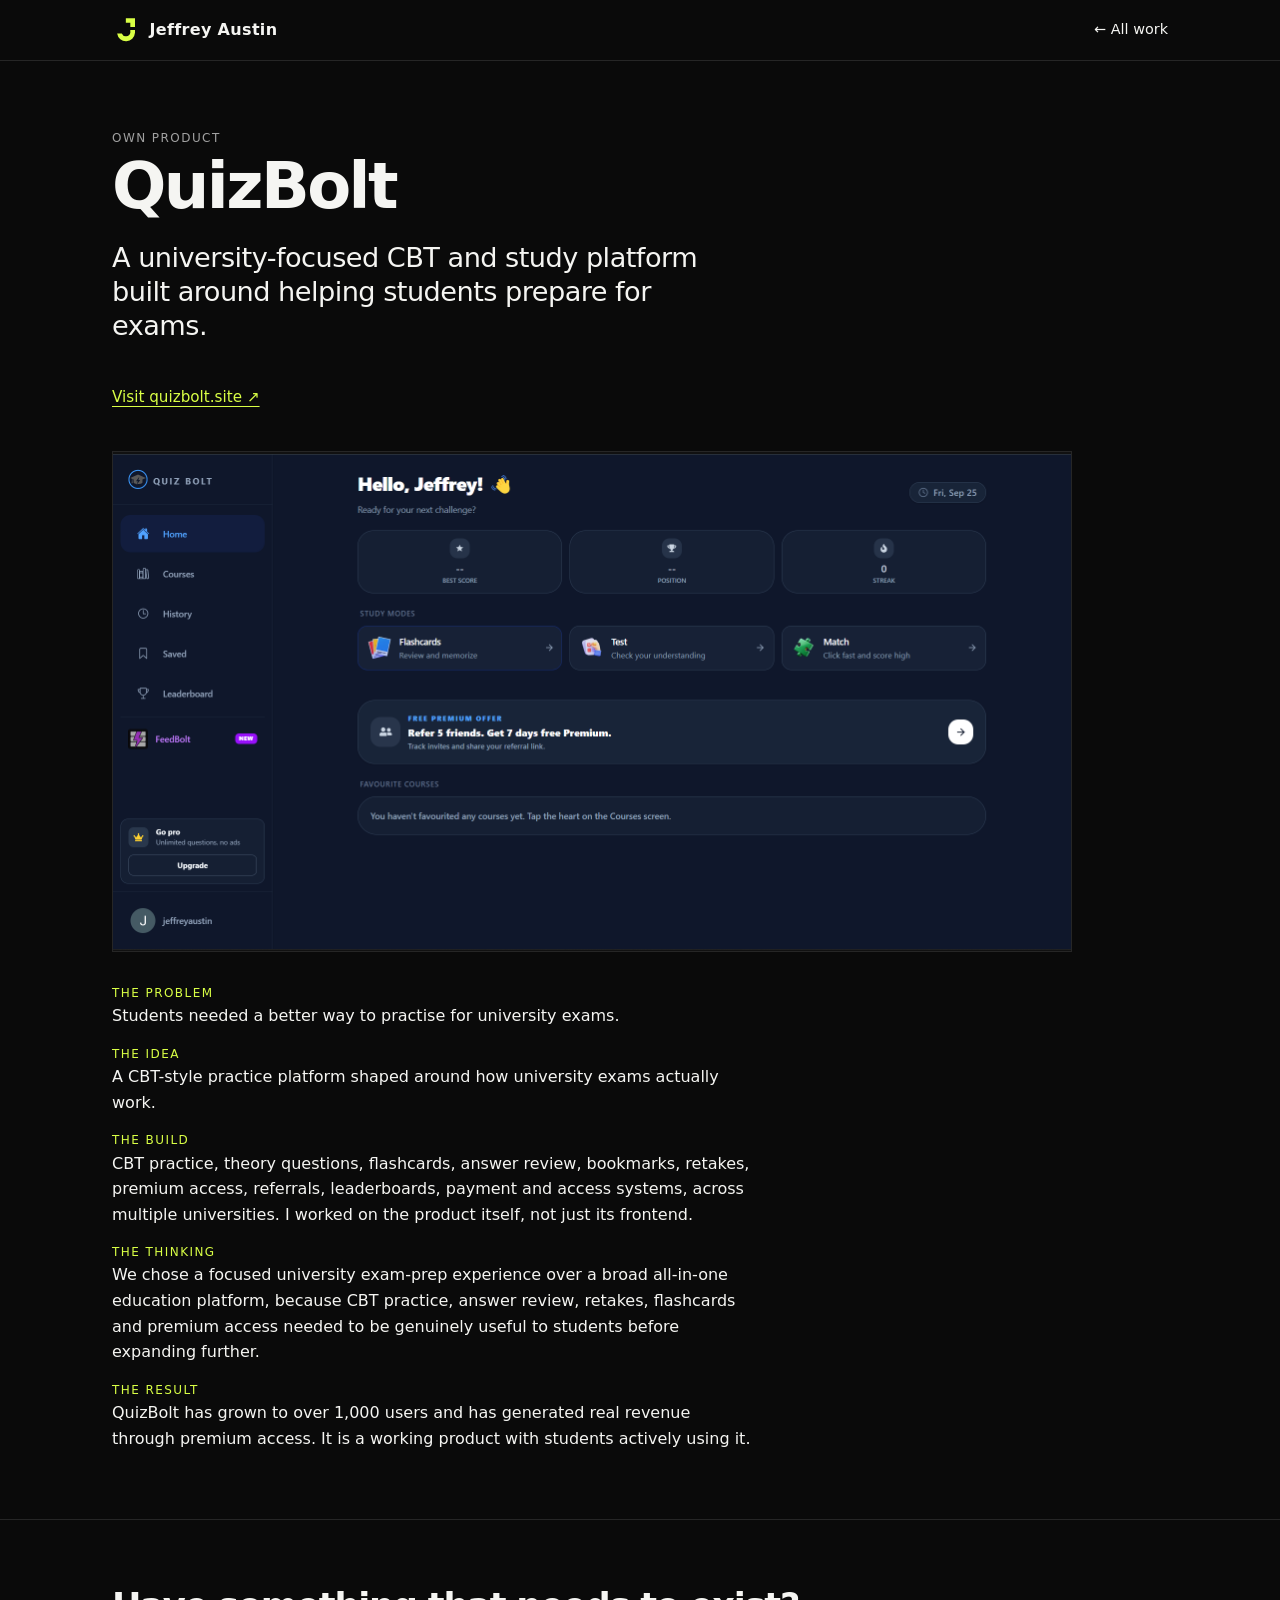
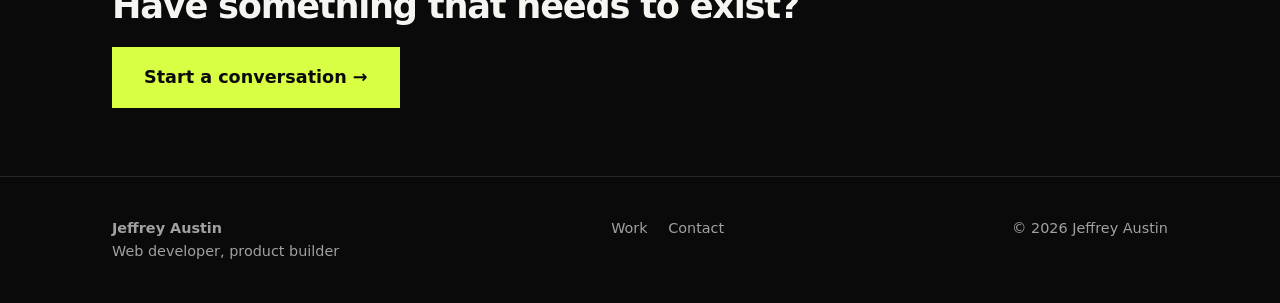
<file: projects/quizbolt.html>
<!doctype html>
<html lang="en">
  <head>
    <meta charset="utf-8" />
    <meta name="viewport" content="width=device-width, initial-scale=1" />
    <title>QuizBolt — Jeffrey Austin</title>
    <meta
      name="description"
      content="A university-focused CBT and study platform built around helping students prepare for exams."
    />
    <meta
      property="og:image"
      content="https://austinjeffrey.vercel.app/assets/images/og-cover.png"
    />
    <meta property="og:image:width" content="1200" />
    <meta property="og:image:height" content="630" />
    <meta name="twitter:card" content="summary_large_image" />
    <meta
      name="twitter:image"
      content="https://austinjeffrey.vercel.app/assets/images/og-cover.png"
    />
    <link
      rel="canonical"
      href="https://austinjeffrey.vercel.app/projects/quizbolt.html"
    />
    <link rel="icon" href="../favicon.ico" sizes="48x48" />
    <link rel="icon" href="../assets/icons/favicon.svg" type="image/svg+xml" />
    <link
      rel="icon"
      href="../assets/icons/favicon-32.png"
      type="image/png"
      sizes="32x32"
    />
    <link rel="apple-touch-icon" href="../assets/icons/apple-touch-icon.png" />
    <link rel="stylesheet" href="../style.css?v=3" />
    <!-- Google Analytics: replace G-Y39YP6J1M5 with your Measurement ID -->
    <script
      async
      src="https://www.googletagmanager.com/gtag/js?id=G-Y39YP6J1M5"
    ></script>
    <script>
      window.dataLayer = window.dataLayer || [];
      function gtag() {
        dataLayer.push(arguments);
      }
      gtag("js", new Date());
      gtag("config", "G-Y39YP6J1M5");
      gtag("event", "view_project", { project: "quizbolt" });
    </script>
  </head>
  <body class="page">
    <header class="nav">
      <a class="brand" href="../index.html"
        ><img
          src="../assets/icons/logo.svg"
          width="28"
          height="28"
          alt=""
          onerror="this.remove()"
        />Jeffrey Austin</a
      ><a class="back" href="../index.html#work">← All work</a>
    </header>
    <main>
      <section class="sec">
        <p class="label">Own product</p>
        <h1 style="text-transform: none; margin: 0.5rem 0 1.5rem">QuizBolt</h1>
        <p class="pg-lede">
          A university-focused CBT and study platform built around helping
          students prepare for exams.
        </p>
        <p>
          <a
            class="visit live"
            href="https://quizbolt.site"
            target="_blank"
            rel="noopener"
            >Visit quizbolt.site ↗</a
          >
        </p>
        <figure class="shot">
          <img
            src="../assets/images/quizbolt.png"
            alt="QuizBolt screenshot"
            loading="lazy"
            onerror="this.remove()"
          />
          <figcaption>Screenshot: assets/images/quizbolt.png</figcaption>
        </figure>
        <dl>
          <dt>The problem</dt>
          <dd>
            Students needed a better way to practise for university exams.
          </dd>
          <dt>The idea</dt>
          <dd>
            A CBT-style practice platform shaped around how university exams
            actually work.
          </dd>
          <dt>The build</dt>
          <dd>
            CBT practice, theory questions, flashcards, answer review,
            bookmarks, retakes, premium access, referrals, leaderboards, payment
            and access systems, across multiple universities. I worked on the
            product itself, not just its frontend.
          </dd>
          <dt>The thinking</dt>
          <dd>
            We chose a focused university exam-prep experience over a broad
            all-in-one education platform, because CBT practice, answer review,
            retakes, flashcards and premium access needed to be genuinely useful
            to students before expanding further.
          </dd>
          <dt>The result</dt>
          <dd>
            QuizBolt has grown to over 1,000 users and has generated real
            revenue through premium access. It is a working product with
            students actively using it.
          </dd>
        </dl>
      </section>
      <section class="sec cta">
        <h2 class="big sm">Have something that needs to exist?</h2>
        <a class="btn" href="https://wa.me/2347015585397"
          >Start a conversation →</a
        >
      </section>
    </main>
    <footer>
      <div>
        <strong>Jeffrey Austin</strong><br />Web developer, product builder
      </div>
      <nav aria-label="Footer">
        <a href="../index.html#work">Work</a>
        <a href="../index.html#contact">Contact</a>
      </nav>
      <p>© 2026 Jeffrey Austin</p>
    </footer>
    <script src="../lightbox.js?v=3"></script>
  </body>
</html>
</file>
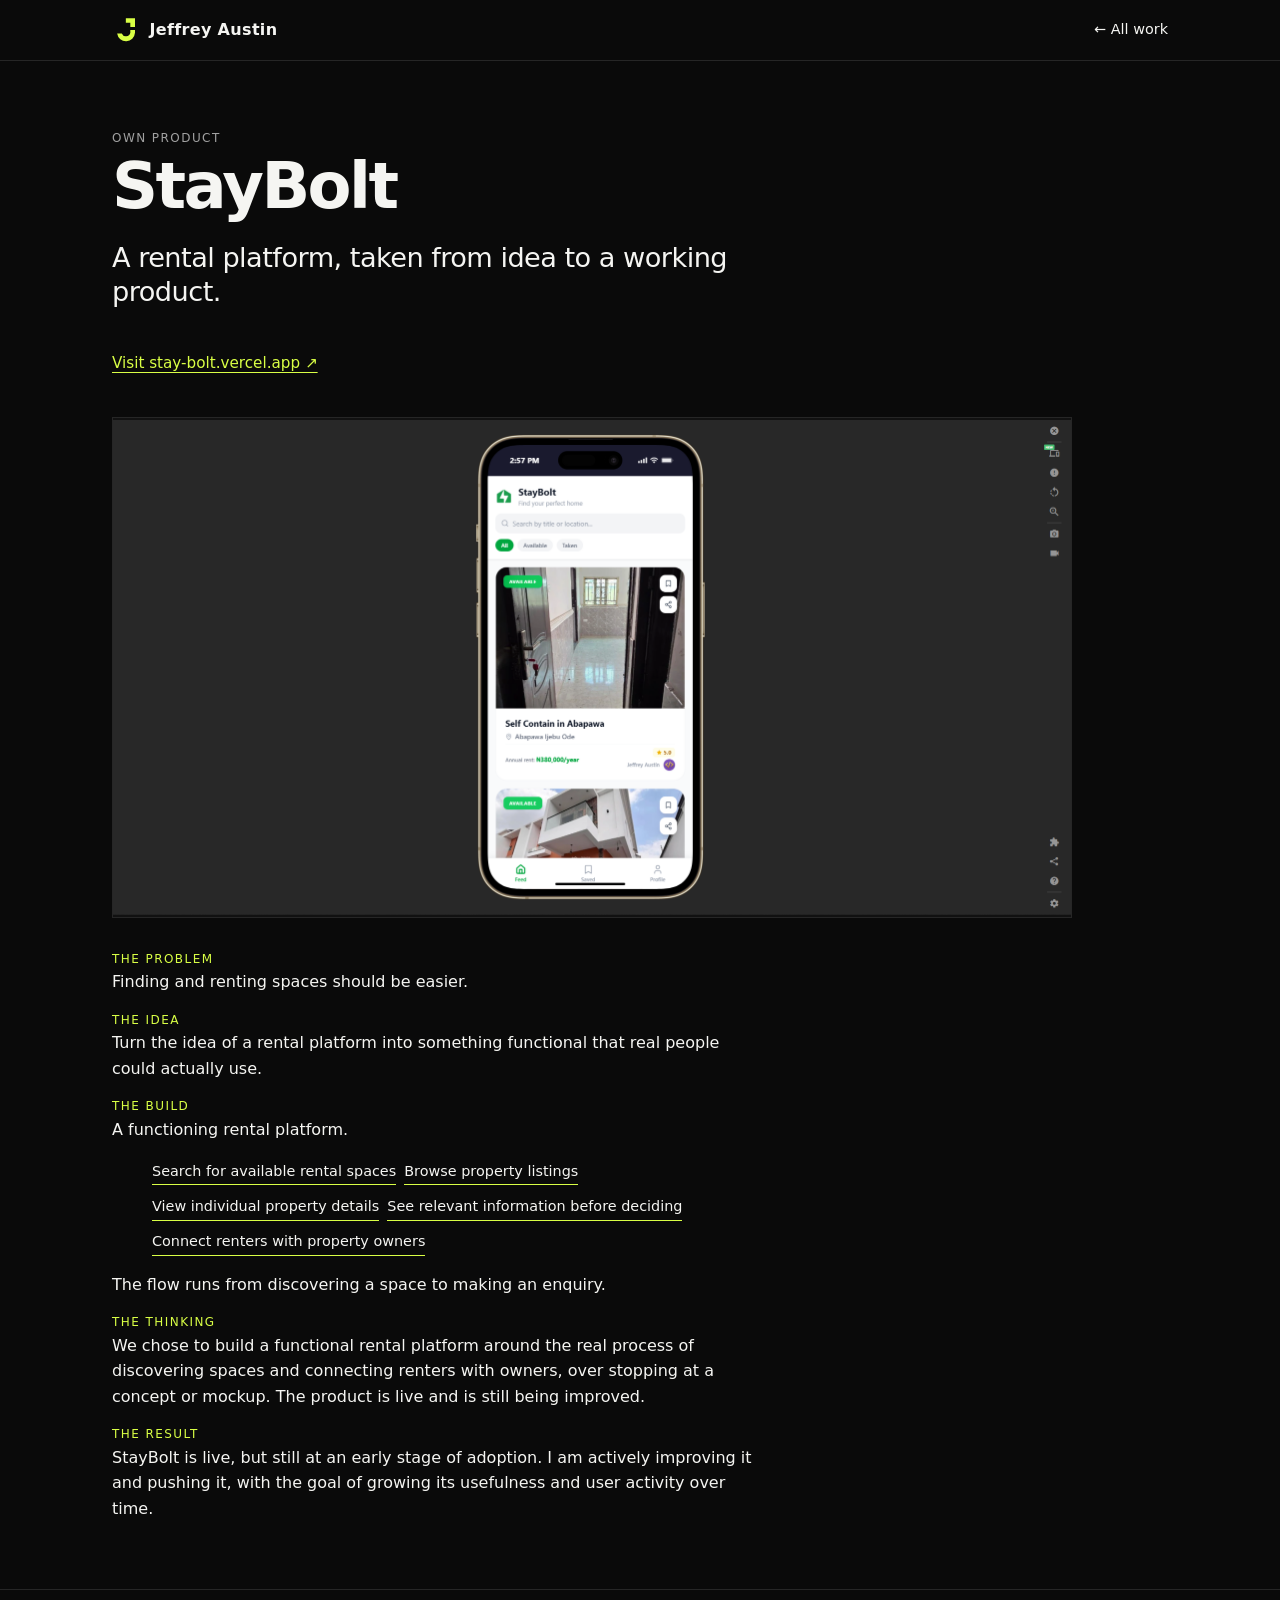
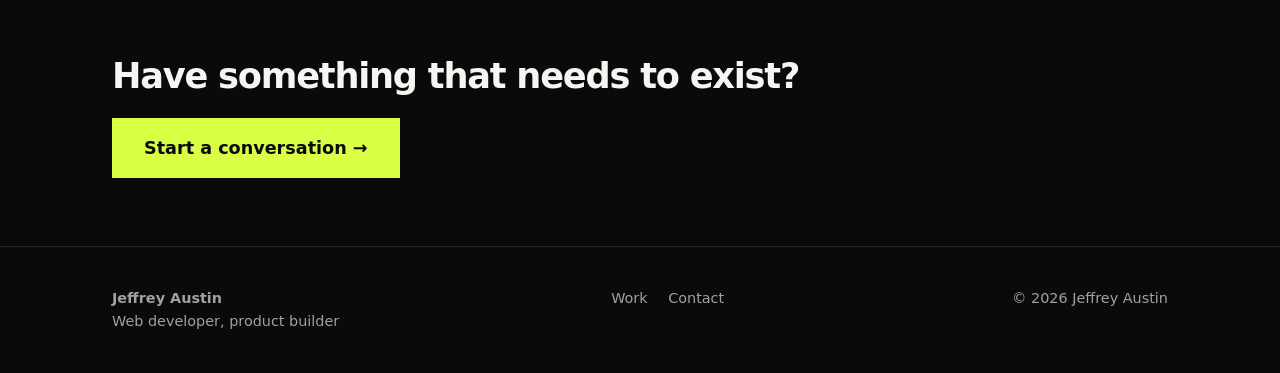
<file: projects/staybolt.html>
<!doctype html>
<html lang="en">
  <head>
    <meta charset="utf-8" />
    <meta name="viewport" content="width=device-width, initial-scale=1" />
    <title>StayBolt — Jeffrey Austin</title>
    <meta
      name="description"
      content="A rental platform, taken from idea to a working product."
    />
    <meta
      property="og:image"
      content="https://austinjeffrey.vercel.app/assets/images/og-cover.png"
    />
    <meta property="og:image:width" content="1200" />
    <meta property="og:image:height" content="630" />
    <meta name="twitter:card" content="summary_large_image" />
    <meta
      name="twitter:image"
      content="https://austinjeffrey.vercel.app/assets/images/og-cover.png"
    />
    <link
      rel="canonical"
      href="https://austinjeffrey.vercel.app/projects/staybolt.html"
    />
    <link rel="icon" href="../favicon.ico" sizes="48x48" />
    <link rel="icon" href="../assets/icons/favicon.svg" type="image/svg+xml" />
    <link
      rel="icon"
      href="../assets/icons/favicon-32.png"
      type="image/png"
      sizes="32x32"
    />
    <link rel="apple-touch-icon" href="../assets/icons/apple-touch-icon.png" />
    <link rel="stylesheet" href="../style.css?v=3" />
    <!-- Google Analytics: replace G-Y39YP6J1M5 with your Measurement ID -->
    <script
      async
      src="https://www.googletagmanager.com/gtag/js?id=G-Y39YP6J1M5"
    ></script>
    <script>
      window.dataLayer = window.dataLayer || [];
      function gtag() {
        dataLayer.push(arguments);
      }
      gtag("js", new Date());
      gtag("config", "G-Y39YP6J1M5");
      gtag("event", "view_project", { project: "staybolt" });
    </script>
  </head>
  <body class="page">
    <header class="nav">
      <a class="brand" href="../index.html"
        ><img
          src="../assets/icons/logo.svg"
          width="28"
          height="28"
          alt=""
          onerror="this.remove()"
        />Jeffrey Austin</a
      ><a class="back" href="../index.html#work">← All work</a>
    </header>
    <main>
      <section class="sec">
        <p class="label">Own product</p>
        <h1 style="text-transform: none; margin: 0.5rem 0 1.5rem">StayBolt</h1>
        <p class="pg-lede">
          A rental platform, taken from idea to a working product.
        </p>
        <p>
          <a
            class="visit live"
            href="https://stay-bolt.vercel.app"
            target="_blank"
            rel="noopener"
            >Visit stay-bolt.vercel.app ↗</a
          >
        </p>
        <figure class="shot">
          <img
            src="../assets/images/staybolt.png"
            alt="StayBolt screenshot"
            loading="lazy"
            onerror="this.remove()"
          />
          <figcaption>Screenshot: assets/images/staybolt.png</figcaption>
        </figure>
        <dl>
          <dt>The problem</dt>
          <dd>Finding and renting spaces should be easier.</dd>
          <dt>The idea</dt>
          <dd>
            Turn the idea of a rental platform into something functional that
            real people could actually use.
          </dd>
          <dt>The build</dt>
          <dd>
            A functioning rental platform.
            <ul class="tags">
              <li>Search for available rental spaces</li>
              <li>Browse property listings</li>
              <li>View individual property details</li>
              <li>See relevant information before deciding</li>
              <li>Connect renters with property owners</li>
            </ul>
            The flow runs from discovering a space to making an enquiry.
          </dd>
          <dt>The thinking</dt>
          <dd>
            We chose to build a functional rental platform around the real
            process of discovering spaces and connecting renters with owners,
            over stopping at a concept or mockup. The product is live and is
            still being improved.
          </dd>
          <dt>The result</dt>
          <dd>
            StayBolt is live, but still at an early stage of adoption. I am
            actively improving it and pushing it, with the goal of growing its
            usefulness and user activity over time.
          </dd>
        </dl>
      </section>
      <section class="sec cta">
        <h2 class="big sm">Have something that needs to exist?</h2>
        <a class="btn" href="https://wa.me/2347015585397"
          >Start a conversation →</a
        >
      </section>
    </main>
    <footer>
      <div>
        <strong>Jeffrey Austin</strong><br />Web developer, product builder
      </div>
      <nav aria-label="Footer">
        <a href="../index.html#work">Work</a>
        <a href="../index.html#contact">Contact</a>
      </nav>
      <p>© 2026 Jeffrey Austin</p>
    </footer>
    <script src="../lightbox.js?v=3"></script>
  </body>
</html>
</file>
<file: style.css>
:root{--black:#0A0A0A;--white:#F5F5F2;--muted:#A1A1A1;--line:#262626;--surface:#111;--accent:#D9FF45;
--font:"Inter","Geist",system-ui,-apple-system,"Segoe UI",Roboto,sans-serif;--pad:clamp(1.25rem,5vw,4rem);--gutter:max(var(--pad),calc((100vw - 66rem)/2))}
*{box-sizing:border-box;margin:0}
html{scroll-behavior:smooth;scroll-padding-top:4rem;background:var(--black)}
body{font:400 1rem/1.6 var(--font);color:var(--white);background:var(--black);overflow-x:hidden;-webkit-font-smoothing:antialiased}
a{color:inherit}
:focus-visible{outline:2px solid var(--accent);outline-offset:3px}
img{max-width:100%;display:block}
.skip{position:absolute;left:-999px}.skip:focus{left:1rem;top:1rem;background:var(--accent);color:var(--black);padding:.5rem 1rem;z-index:20}
.label{font-size:.75rem;letter-spacing:.12em;text-transform:uppercase;color:var(--muted)}

/* nav */
.nav{position:sticky;top:0;z-index:10;display:flex;justify-content:space-between;align-items:center;padding:1rem var(--gutter);background:var(--black);border-bottom:1px solid var(--line)}
.brand{display:inline-flex;align-items:center;gap:.6rem;text-decoration:none;font-weight:700;letter-spacing:.02em}.brand img{width:28px;height:28px}
.links{display:flex;gap:2rem}
.links a{text-decoration:none;font-size:.9rem;background:linear-gradient(var(--accent),var(--accent)) 0 100%/0 2px no-repeat;transition:background-size .25s;padding:.25rem 0}
.links a:hover{background-size:100% 2px}
.menu-btn{display:none;font:inherit;font-size:.9rem;color:var(--white);background:none;border:1px solid var(--line);padding:.6rem 1rem;min-height:44px;cursor:pointer}

/* hero */
.hero{padding:clamp(2.5rem,7vw,5rem) var(--gutter) 3.5rem;display:grid;gap:2.5rem;border-bottom:1px solid var(--line)}
h1{font-size:clamp(2.2rem,6.5vw,4rem);line-height:.95;letter-spacing:-.04em;font-weight:800;text-transform:uppercase}
.lede{max-width:34rem;color:var(--muted);font-size:1.05rem}
.ask{display:grid;max-width:44rem;border-top:1px solid var(--line)}
.ask .label{padding:1rem 0;color:var(--accent)}
.ask button{font:inherit;font-size:clamp(1.05rem,2.4vw,1.35rem);text-align:left;color:var(--white);background:none;border:0;border-top:1px solid var(--line);padding:1rem 0;min-height:56px;display:flex;justify-content:space-between;cursor:pointer;transition:padding .2s,color .2s}
.ask button:hover{padding-left:1rem;color:var(--accent)}
.ask button[aria-pressed=true]{color:var(--black);background:var(--accent);padding-left:1rem;padding-right:1rem}
.hint{border-top:1px solid var(--line);padding-top:1rem;color:var(--muted);font-size:.95rem}

/* sections */
main{display:flex;flex-direction:column}
.sec{padding:clamp(2.75rem,7vw,4.25rem) var(--gutter);border-bottom:1px solid var(--line);position:relative}
.big{font-size:clamp(1.9rem,5vw,3rem);line-height:1;letter-spacing:-.035em;font-weight:800;margin-bottom:1.5rem}
.big.sm{font-size:clamp(1.6rem,3.6vw,2.2rem)}
.sub{max-width:38rem;color:var(--muted);margin-bottom:2rem}
.ph{color:var(--accent);opacity:.75}
#work{order:1}#clients{order:2}#build{order:3}#process{order:4}#care{order:5}#tech{order:6}#about{order:7}#contact{order:8}
body[data-intent=hire] #build{order:0}body[data-intent=hire] #clients{order:1}body[data-intent=hire] #work{order:2}
body[data-intent=dev] #tech{order:0}
.sec::before{content:"";position:absolute;left:0;top:0;width:4px;height:0;background:var(--accent);transition:height .4s}
body[data-intent=hire] .sec[data-rel~=hire]::before,body[data-intent=work] .sec[data-rel~=work]::before,body[data-intent=dev] .sec[data-rel~=dev]::before{height:100%}

/* projects: each gets its own composition */
.proj{display:grid;gap:1.5rem;padding:3rem 0;border-top:1px solid var(--line);max-width:80rem}
.proj h3{font-size:clamp(1.6rem,4vw,2.4rem);letter-spacing:-.03em;line-height:1}
.shot{position:relative;aspect-ratio:1902/993;background:var(--surface);border:1px solid var(--line);overflow:hidden;display:grid;place-items:center}
.shot img{position:absolute;inset:0;width:100%;height:100%;object-fit:contain;cursor:zoom-in;transition:transform .5s}
.proj:hover .shot img{transform:scale(1.03)}
figcaption{font-size:.75rem;color:var(--muted);padding:1rem;text-align:center}
.path{list-style:none;display:flex;flex-wrap:wrap;gap:.5rem}
.path li{border:1px solid var(--line);padding:.35rem .75rem;font-size:.85rem}
.path li:not(:last-child)::after{content:" ↓";color:var(--accent)}
.tags{list-style:none;display:flex;flex-wrap:wrap;gap:.5rem;margin:1rem 0}
.tags li{border-bottom:1px solid var(--accent);font-size:.9rem;padding:.1rem 0}

.p3{grid-template-columns:1fr}
blockquote{font-size:clamp(1.15rem,2.4vw,1.5rem);line-height:1.25;letter-spacing:-.02em;max-width:44rem}
.statement{font-size:clamp(1.25rem,3vw,1.85rem);line-height:1.1;letter-spacing:-.02em;font-weight:700;max-width:40rem}
.p4{background:var(--surface);padding:2.5rem;border:1px solid var(--line);margin-top:3rem}
.p4 .shot{background:var(--black)}

.case summary{cursor:pointer;display:inline-block;color:var(--accent);min-height:44px;padding:.6rem 0;list-style:none}
.case summary::after{content:" +"}.case[open] summary::after{content:" −"}
.case dl{display:grid;gap:.25rem 2rem;margin-top:1rem}
dt{font-size:.75rem;letter-spacing:.12em;text-transform:uppercase;color:var(--muted);margin-top:1rem}
dd{max-width:40rem}
.case[open] dl{animation:open .3s}
@keyframes open{from{opacity:0;transform:translateY(-6px)}}

/* clients: compact, practical */
.visit{color:var(--accent);text-underline-offset:4px}

.cols{display:grid;gap:2rem;grid-template-columns:repeat(auto-fit,minmax(15rem,1fr))}
.cols h3{font-size:1.5rem;margin-bottom:.5rem;letter-spacing:-.02em}
.cols p{color:var(--muted)}
.cols.stack>div{border-top:1px solid var(--line);padding-top:1rem}
.steps{list-style:none;counter-reset:s;max-width:44rem}
.steps li{counter-increment:s;display:grid;grid-template-columns:3rem 8rem 1fr;border-top:1px solid var(--line);padding:1rem 0;color:var(--muted)}
.steps li::before{content:counter(s,decimal-leading-zero);color:var(--accent)}
.steps b{color:var(--white)}
.about{font-size:clamp(1.25rem,2.8vw,1.85rem);line-height:1.2;letter-spacing:-.02em;max-width:48rem;margin-bottom:1.5rem}
.care{list-style:none}
.care li{font-size:clamp(1.15rem,3vw,1.9rem);line-height:1.15;letter-spacing:-.025em;font-weight:700;padding:1.25rem 0;border-top:1px solid var(--line)}
.btn{display:inline-block;background:var(--accent);color:var(--black);font-weight:700;text-decoration:none;padding:1rem 2rem;font-size:1.1rem;transition:transform .2s}
.btn:hover{transform:translateX(6px)}
footer{display:flex;flex-wrap:wrap;gap:1.5rem;justify-content:space-between;padding:2.5rem var(--gutter);color:var(--muted);font-size:.9rem}
footer a{margin-right:1rem;text-decoration:none}

/* reveal: only when JS is on */
.js .rv{opacity:0;transform:translateY(16px);transition:opacity .6s,transform .6s}
.js .rv.in{opacity:1;transform:none}

@media(min-width:900px){
  .p2{grid-template-columns:1fr 1.2fr;align-items:center}
  .p3{grid-template-columns:1fr 1fr}.p3 blockquote,.p3 .label,.p3 h3{grid-column:1/-1}
  .p1{padding-left:0}
  
}
@media(max-width:760px){
  .menu-btn{display:block}
  .links{display:none;position:absolute;top:100%;left:0;right:0;flex-direction:column;gap:0;background:var(--black);border-bottom:1px solid var(--line)}
  .links.open{display:flex}
  .links a{padding:1rem var(--pad);font-size:1.1rem;min-height:48px;background:none}
  .steps li{grid-template-columns:2.5rem 1fr}.steps li{display:block}.steps li::before{margin-right:1rem}
  .p4{padding:1.25rem}
}
@media(prefers-reduced-motion:reduce){
  *,*::before,*::after{animation:none!important;transition:none!important;scroll-behavior:auto!important}
  .js .rv{opacity:1;transform:none}
}

/* client grid: adds columns automatically as you add <li class="client"> */
.clients{list-style:none;display:grid;grid-template-columns:repeat(auto-fit,minmax(min(100%,19rem),1fr));gap:1px;background:var(--line);border:1px solid var(--line)}
.client{background:var(--black);padding:1.25rem;display:flex;flex-direction:column;gap:.75rem}
.client h3{font-size:1.3rem;letter-spacing:-.02em}
.client:hover .shot img{transform:scale(1.03)}
.client p:not(.label){font-size:.95rem;color:var(--muted)}
.url{color:var(--muted);font-size:.9rem;text-underline-offset:4px}
.tools{margin-top:auto}.visit{font-size:.95rem}
.cite{border-top:1px solid var(--line);padding-top:.75rem;font-size:1rem;color:var(--white)}
.cite cite{display:block;font-style:normal;color:var(--muted);font-size:.85rem;margin-top:.25rem}
.more{display:inline-block;color:var(--accent);min-height:44px;padding:.6rem 0;text-underline-offset:4px}
/* project pages */
.page .sec{max-width:none}.pg-lede{font-size:clamp(1.2rem,2.6vw,1.7rem);line-height:1.25;max-width:40rem;letter-spacing:-.02em;margin-bottom:2rem}
.page .shot{margin:2rem 0;max-width:60rem}.page dl{max-width:44rem}.page dt{color:var(--accent)}
.nav .back{font-size:.9rem;text-decoration:none}
.contact{list-style:none;display:flex;flex-wrap:wrap;gap:.75rem;margin-top:2rem}
.contact a{display:grid;place-items:center;width:48px;height:48px;border:1px solid var(--line);color:var(--white);transition:border-color .2s,color .2s}
.contact a:hover{border-color:var(--accent);color:var(--accent)}
.ico{width:22px;height:22px;fill:none;stroke:currentColor;stroke-width:1.7;stroke-linecap:round;stroke-linejoin:round}.ico.fill{fill:currentColor;stroke:none}
.live{display:inline-block;min-height:44px;padding:.6rem 0;text-underline-offset:4px}

/* screenshots open full size in an overlay (lightbox.js) */
.shot{aspect-ratio:1902/993}
</file>
